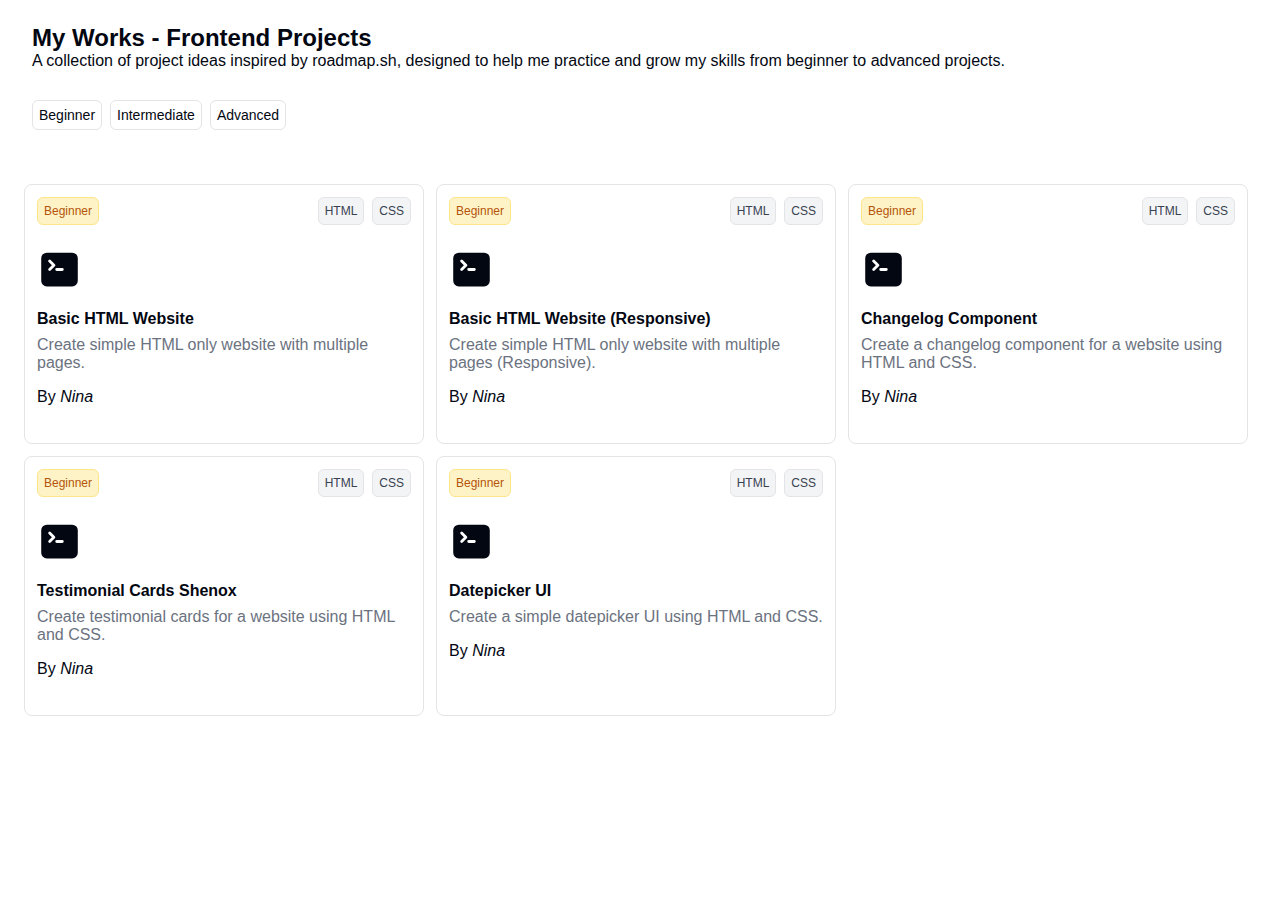
<file: index.html>
<!DOCTYPE html>
<html lang="en">
  <head>
    <meta charset="UTF-8" />
    <meta http-equiv="X-UA-Compatible" content="IE=edge" />
    <meta name="viewport" content="width=device-width, initial-scale=1.0" />
    <link rel="stylesheet" href="css/base.css">
    <link rel="stylesheet" href="css/components.css">
    <link rel="stylesheet" href="css/main.css">
    <title>Ninaspace Frontend Project</title>
  </head>
  <body>
    <header class="container section">
      <h2>My Works - Frontend Projects</h1>
      <p>
        A collection of project ideas inspired by roadmap.sh, designed to help
        me practice and grow my skills from beginner to advanced projects.
      </p>
      <div class="tags">
        <button class="tag">Beginner</button>
        <button class="tag">Intermediate</button>
        <button class="tag">Advanced</button>
      </div>
    </header>
    <main>
      <section class="card-list container section">
        <a href=".\projects\multi-page-html-website\index.html" class="card">
          <div class="card__header">
            <div class="card__tag">
              <span>Beginner</span>
            </div>
            <div class="card__tech">
              <div class="card__tech-item">HTML</div>
              <div class="card__tech-item">CSS</div>
            </div>
          </div>
          <div class="card__icon">
            <svg xmlns="http://www.w3.org/2000/svg" viewBox="0 0 24 24" fill="currentColor" class="size-6">
              <path fill-rule="evenodd" d="M2.25 6a3 3 0 0 1 3-3h13.5a3 3 0 0 1 3 3v12a3 3 0 0 1-3 3H5.25a3 3 0 0 1-3-3V6Zm3.97.97a.75.75 0 0 1 1.06 0l2.25 2.25a.75.75 0 0 1 0 1.06l-2.25 2.25a.75.75 0 0 1-1.06-1.06l1.72-1.72-1.72-1.72a.75.75 0 0 1 0-1.06Zm4.28 4.28a.75.75 0 0 0 0 1.5h3a.75.75 0 0 0 0-1.5h-3Z" clip-rule="evenodd" />
            </svg>
          </div>
          <div class="card__title">Basic HTML Website</div>
          <div class="card__description">
            Create simple HTML only website with multiple pages.
          </div>
          <div class="card__author">
            By <span>Nina</span>
          </div>
        </a>
        <a href=".\projects\multi-page-html-website-responsive\index.html" class="card">
          <div class="card__header">
            <div class="card__tag">
              <span>Beginner</span>
            </div>
            <div class="card__tech">
              <div class="card__tech-item">HTML</div>
              <div class="card__tech-item">CSS</div>
            </div>
          </div>
          <div class="card__icon">
            <svg xmlns="http://www.w3.org/2000/svg" viewBox="0 0 24 24" fill="currentColor" class="size-6">
              <path fill-rule="evenodd" d="M2.25 6a3 3 0 0 1 3-3h13.5a3 3 0 0 1 3 3v12a3 3 0 0 1-3 3H5.25a3 3 0 0 1-3-3V6Zm3.97.97a.75.75 0 0 1 1.06 0l2.25 2.25a.75.75 0 0 1 0 1.06l-2.25 2.25a.75.75 0 0 1-1.06-1.06l1.72-1.72-1.72-1.72a.75.75 0 0 1 0-1.06Zm4.28 4.28a.75.75 0 0 0 0 1.5h3a.75.75 0 0 0 0-1.5h-3Z" clip-rule="evenodd" />
            </svg>
          </div>
          <div class="card__title">Basic HTML Website (Responsive)</div>
          <div class="card__description">
            Create simple HTML only website with multiple pages (Responsive).
          </div>
          <div class="card__author">
            By <span>Nina</span>
          </div>
        </a>
        <a href=".\projects\changelog\index.html" class="card">
          <div class="card__header">
            <div class="card__tag">
              <span>Beginner</span>
            </div>
            <div class="card__tech">
              <div class="card__tech-item">HTML</div>
              <div class="card__tech-item">CSS</div>
            </div>
          </div>
          <div class="card__icon">
            <svg xmlns="http://www.w3.org/2000/svg" viewBox="0 0 24 24" fill="currentColor" class="size-6">
              <path fill-rule="evenodd" d="M2.25 6a3 3 0 0 1 3-3h13.5a3 3 0 0 1 3 3v12a3 3 0 0 1-3 3H5.25a3 3 0 0 1-3-3V6Zm3.97.97a.75.75 0 0 1 1.06 0l2.25 2.25a.75.75 0 0 1 0 1.06l-2.25 2.25a.75.75 0 0 1-1.06-1.06l1.72-1.72-1.72-1.72a.75.75 0 0 1 0-1.06Zm4.28 4.28a.75.75 0 0 0 0 1.5h3a.75.75 0 0 0 0-1.5h-3Z" clip-rule="evenodd" />
            </svg>
          </div>
          <div class="card__title">Changelog Component</div>
          <div class="card__description">
            Create a changelog component for a website using HTML and CSS.
          </div>
          <div class="card__author">
            By <span>Nina</span>
          </div>
        </a>
        <a href=".\projects\testimonial-shenox\index.html" class="card">
          <div class="card__header">
            <div class="card__tag">
              <span>Beginner</span>
            </div>
            <div class="card__tech">
              <div class="card__tech-item">HTML</div>
              <div class="card__tech-item">CSS</div>
            </div>
          </div>
          <div class="card__icon">
            <svg xmlns="http://www.w3.org/2000/svg" viewBox="0 0 24 24" fill="currentColor" class="size-6">
              <path fill-rule="evenodd" d="M2.25 6a3 3 0 0 1 3-3h13.5a3 3 0 0 1 3 3v12a3 3 0 0 1-3 3H5.25a3 3 0 0 1-3-3V6Zm3.97.97a.75.75 0 0 1 1.06 0l2.25 2.25a.75.75 0 0 1 0 1.06l-2.25 2.25a.75.75 0 0 1-1.06-1.06l1.72-1.72-1.72-1.72a.75.75 0 0 1 0-1.06Zm4.28 4.28a.75.75 0 0 0 0 1.5h3a.75.75 0 0 0 0-1.5h-3Z" clip-rule="evenodd" />
            </svg>
          </div>
          <div class="card__title">Testimonial Cards Shenox</div>
          <div class="card__description">
            Create testimonial cards for a website using HTML and CSS.
          </div>
          <div class="card__author">
            By <span>Nina</span>
          </div>
        </a>
        <a href="#" class="card">
          <div class="card__header">
            <div class="card__tag">
              <span>Beginner</span>
            </div>
            <div class="card__tech">
              <div class="card__tech-item">HTML</div>
              <div class="card__tech-item">CSS</div>
            </div>
          </div>
          <div class="card__icon">
            <svg xmlns="http://www.w3.org/2000/svg" viewBox="0 0 24 24" fill="currentColor" class="size-6">
              <path fill-rule="evenodd" d="M2.25 6a3 3 0 0 1 3-3h13.5a3 3 0 0 1 3 3v12a3 3 0 0 1-3 3H5.25a3 3 0 0 1-3-3V6Zm3.97.97a.75.75 0 0 1 1.06 0l2.25 2.25a.75.75 0 0 1 0 1.06l-2.25 2.25a.75.75 0 0 1-1.06-1.06l1.72-1.72-1.72-1.72a.75.75 0 0 1 0-1.06Zm4.28 4.28a.75.75 0 0 0 0 1.5h3a.75.75 0 0 0 0-1.5h-3Z" clip-rule="evenodd" />
            </svg>
          </div>
          <div class="card__title">Datepicker UI</div>
          <div class="card__description">
            Create a simple datepicker UI using HTML and CSS.
          </div>
          <div class="card__author">
            By <span>Nina</span>
          </div>
        </a>
      </section>
    </main>
  </body>
</html>
</file>
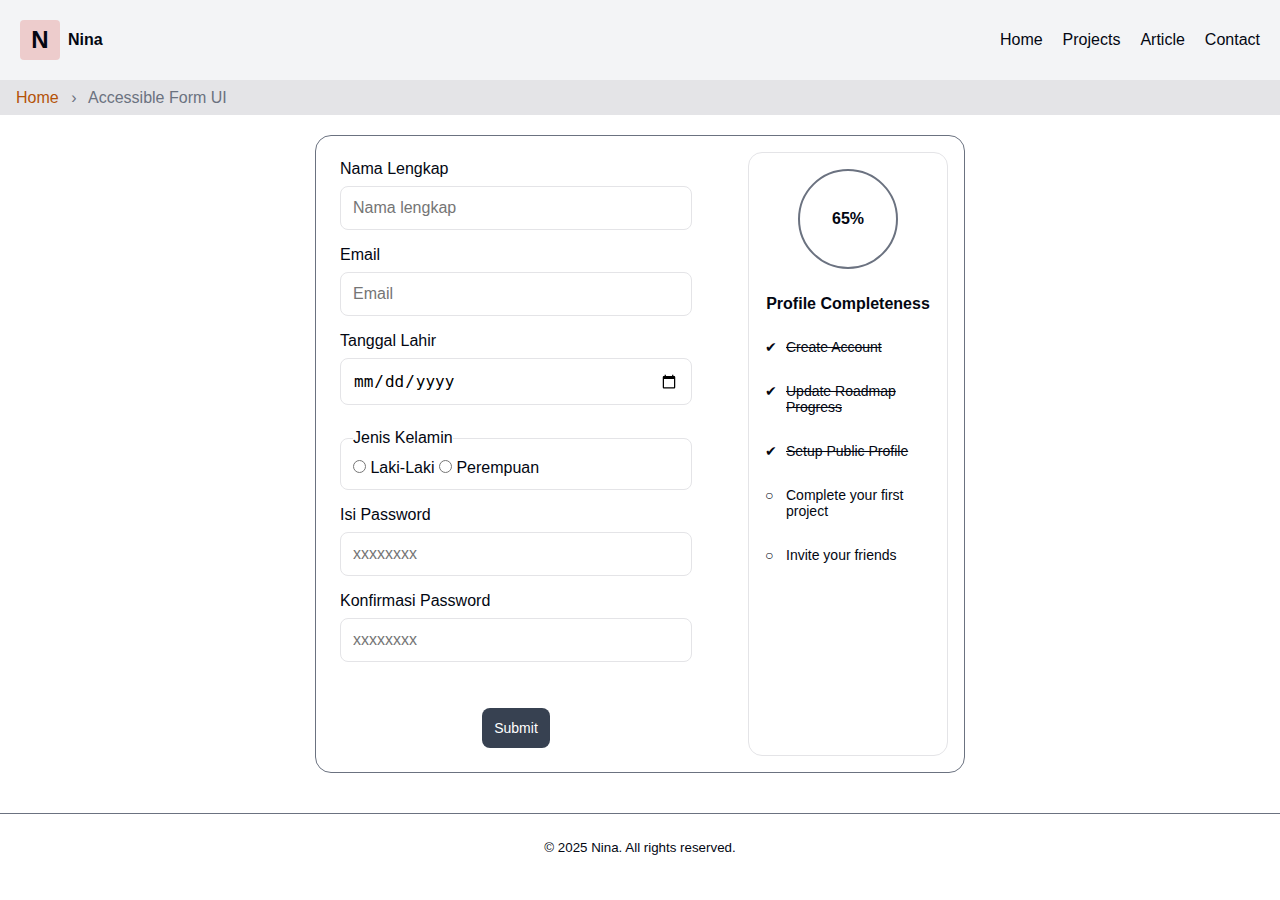
<file: projects/accessible-form-ui/index.html>
<!DOCTYPE html>
<html lang="en">
  <head>
    <meta charset="UTF-8" />
    <meta http-equiv="X-UA-Compatible" content="IE=edge" />
    <meta name="viewport" content="width=device-width, initial-scale=1.0" />
    <meta name="author" content="Siti Fatimah Tuma'ninah" />
    <meta
      name="description"
      content="Nina.space is a personal website showcasing work, ideas, and experiments in building digital products."
    />
    <meta name="robots" content="index, follow, max-image-preview:large" />

    <!-- Open Graph / Facebook -->
    <meta property="og:title" content="Ninaspace | Frontend Works" />
    <meta
      property="og:description"
      content="Product-focused portfolio showcasing projects and experience."
    />
    <!-- Will add in production-->
    <meta property="og:url" content="" />
    <meta property="og:type" content="website" />

    <!-- Twitter -->
    <meta name="twitter:card" content="summary_large_image" />
    <meta name="twitter:title" content="Ninaspace | Frontend Works" />
    <meta
      name="twitter:description"
      content="Product-focused portfolio showcasing projects and experience."
    />
    <meta property="og:site_name" content="Ninaspace | Frontend Works" />
    <!-- Will add in production -->
    <meta name="twitter:name" content="" />
    <link rel="canonical" href="" />

    <link rel="stylesheet" href="style.css" />
    <link rel="stylesheet" href="../../css/base.css" />
    <link rel="stylesheet" href="../../css/components.css" />

    <title>Accessible Form UI</title>
  </head>
  <body>
        <!-- Site Header with Navigation -->
        <header class="header sticky">
            <div class="logo">
              <div class="logo-icon">N</div>
              <span>Nina</span>
            </div>
            <nav aria-label="Main Navigation" class="nav-link">
              <ul>
                <li>
                  <a href="#">Home</a>
                </li>
                <li>
                  <a href="#">Projects</a>
                </li>
                <li>
                  <a href="#">Article</a>
                </li>
                <li>
                  <a href="#">Contact</a>
                </li>
              </ul>
            </nav>
            <div class="nav-bars">
              <a href="#">
                <svg
                  xmlns="http://www.w3.org/2000/svg"
                  viewBox="0 0 24 24"
                  fill="currentColor"
                >
                  <path
                    fill-rule="evenodd"
                    d="M3 6.75A.75.75 0 0 1 3.75 6h16.5a.75.75 0 0 1 0 1.5H3.75A.75.75 0 0 1 3 6.75ZM3 12a.75.75 0 0 1 .75-.75h16.5a.75.75 0 0 1 0 1.5H3.75A.75.75 0 0 1 3 12Zm0 5.25a.75.75 0 0 1 .75-.75h16.5a.75.75 0 0 1 0 1.5H3.75a.75.75 0 0 1-.75-.75Z"
                    clip-rule="evenodd"
                  />
                </svg>
              </a>
            </div>
          </header>
      
          <nav aria-label="breadcrumb">
            <ol class="breadcrumb">
              <li class="breadcrumb-item"><a href="/index.html">Home</a></li>
              <li class="breadcrumb-item active" aria-current="page">
                Accessible Form UI
              </li>
            </ol>

    <main>
        <article class="card-form">
            <form action="#" method="post" autocomplete="on">

                <div class="form-group">
                    <label for="nama">Nama Lengkap</label>
                    <input type="text" id="nama" name="nama" placeholder="Nama lengkap" required>
                </div>

                <div class="form-group">
                    <label for="email">Email</label>
                    <input type="email" id="email" name="email" placeholder="Email" required>
                </div>
                
                <div class="form-group">
                    <label for="dob">Tanggal Lahir</label>
                    <input type="date" id="dob" name="dob" autocomplete="bday" required>
                </div>

                <div class="form-group">
                    <fieldset aria-required="true">
                        <legend>
                            Jenis Kelamin
                        </legend>
    
                        <input type="radio" id="male" name="gender" value="laki-laki"  required>
                        <label for="male">Laki-Laki</label>
    
                        <input type="radio" id="female" name="gender" value="perempuan">
                        <label for="female">Perempuan</label>
                    </fieldset>
                </div>

                <div class="form-group">
                    <label for="password">Isi Password</label>
                    <input type="password" id="password" name="password" minlength="8" placeholder="xxxxxxxx" autocomplete="new-password" required>
                </div>

                <div class="form-group">
                    <label for="confirm-password">Konfirmasi Password</label>
                    <input type="password" id="confirm-password" name="confirm-password" placeholder="xxxxxxxx" minlength="8" autocomplete="new-password" required>
                </div>

                <div class="form-group">
                    <button type="submit">Submit</button>
                </div>
            </form>
            <aside class="profile-progress" aria-labelledby="profile-progress-title">
                <div class="progress-dot" aria-hidden="true">
                    <span class="progress-value">65%</span>
                  </div>
              
                <h3 id="profile-progress-title">Profile Completeness</h3>
              
                <ul class="progress-list">
                  <li class="done">Create Account</li>
                  <li class="done">Update Roadmap Progress</li>
                  <li class="done">Setup Public Profile</li>
                  <li>Complete your first project</li>
                  <li>Invite your friends</li>
                </ul>
              </aside>
        </article>
    </main>
            <!-- Footer  -->
    <footer class="page-footer">
      <p><small>&copy; 2025 Nina. All rights reserved.</small></p>
    </footer>
  </body>
</html>
</file>
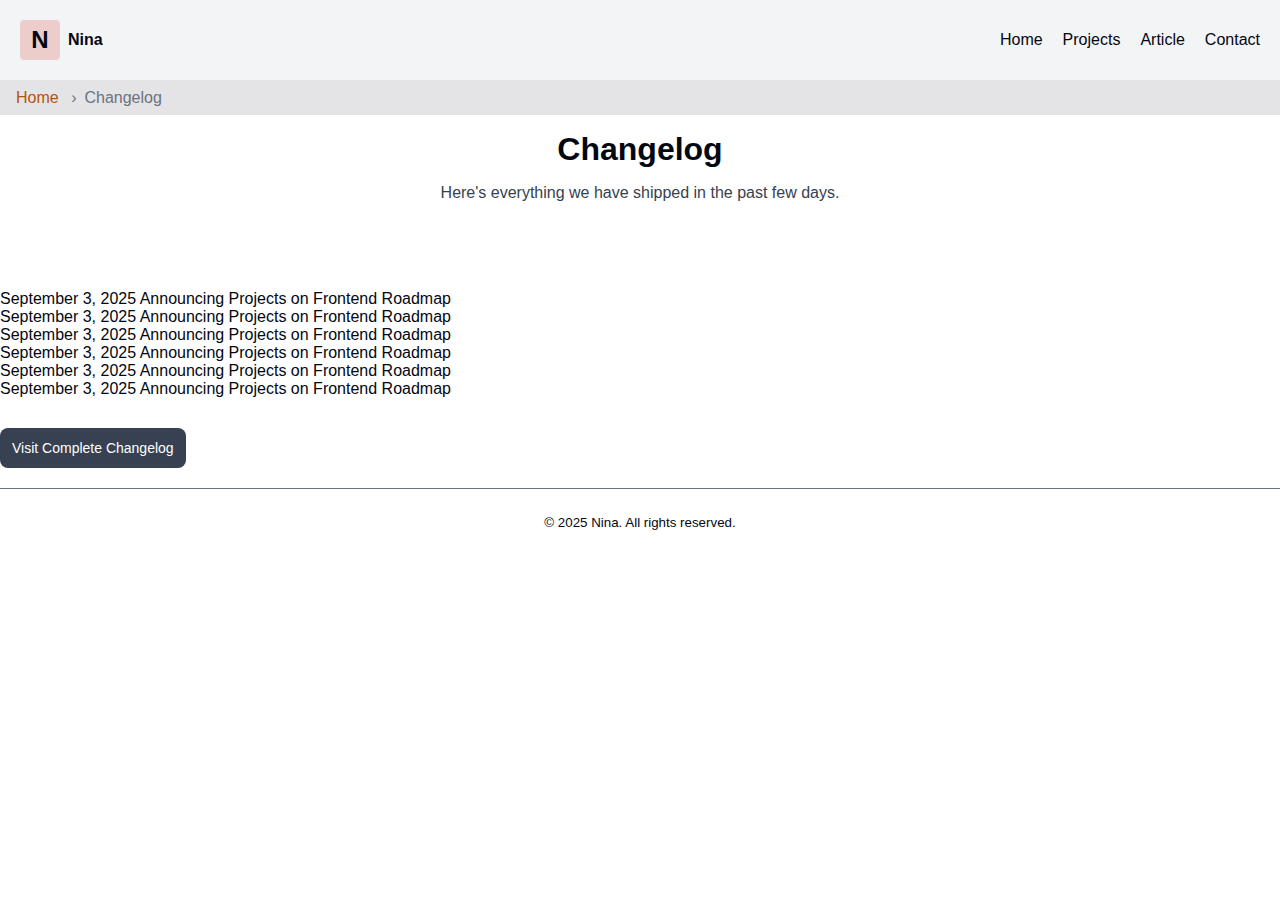
<file: projects/changelog/index.html>
<!DOCTYPE html>
<html lang="en">
  <head>
    <meta charset="UTF-8" />
    <meta http-equiv="X-UA-Compatible" content="IE=edge" />
    <meta name="viewport" content="width=device-width, initial-scale=1.0" />
    <meta name="author" content="Siti Fatimah Tuma'ninah" />
    <meta
      name="description"
      content="Nina.space is a personal website showcasing work, ideas, and experiments in building digital products."
    />
    <meta name="robots" content="index, follow, max-image-preview:large" />

    <!-- Open Graph / Facebook -->
    <meta property="og:title" content="Ninaspace | Frontend Works" />
    <meta
      property="og:description"
      content="Product-focused portfolio showcasing projects and experience."
    />
    <!-- Will add in production-->
    <meta property="og:url" content="" />
    <meta property="og:type" content="website" />

    <!-- Twitter -->
    <meta name="twitter:card" content="summary_large_image" />
    <meta name="twitter:title" content="Ninaspace | Frontend Works" />
    <meta
      name="twitter:description"
      content="Product-focused portfolio showcasing projects and experience."
    />
    <meta property="og:site_name" content="Ninaspace | Frontend Works" />
    <!-- Will add in production -->
    <meta name="twitter:name" content="" />
    <link rel="canonical" href="" />

    <link rel="stylesheet" href="../../css/base.css" />
    <link rel="stylesheet" href="../../css/components.css" />
    <link rel="stylesheet" href="style.css" />

    <title>Changelog Component</title>
  </head>
  <body>
    <!-- Site Header with Navigation -->
    <header class="header sticky">
      <div class="logo">
        <div class="logo-icon">N</div>
        <span>Nina</span>
      </div>
      <nav aria-label="Main Navigation">
        <ul>
          <li>
            <a href="#">Home</a>
          </li>
          <li>
            <a href="#">Projects</a>
          </li>
          <li>
            <a href="#">Article</a>
          </li>
          <li>
            <a href="#">Contact</a>
          </li>
        </ul>
      </nav>
    </header>

    <nav aria-label="breadcrumb">
      <ol class="breadcrumb">
        <li class="breadcrumb-item"><a href="/index.html">Home</a></li>
        <li class="breadcrumb-item active" aria-current="page">Changelog</li>
      </ol>
    </nav>
    <main>
      <section class="hero">
        <h1>Changelog</h1>
        <p>Here's everything we have shipped in the past few days.</p>
      </section>

      <section class="stepper-list">
        <ol>
          <li class="event">
            <time datetime="2025-09-03">September 3, 2025</time>

            <span> Announcing Projects on Frontend Roadmap </span>
          </li>
          <li class="event">
            <time datetime="2025-09-03">September 3, 2025</time>
            <span> Announcing Projects on Frontend Roadmap </span>
          </li>
          <li class="event">
            <time datetime="2025-09-03">September 3, 2025</time>
            <span> Announcing Projects on Frontend Roadmap </span>
          </li>
          <li class="event">
            <time datetime="2025-09-03">September 3, 2025</time>
            <span> Announcing Projects on Frontend Roadmap </span>
          </li>
          <li class="event">
            <time datetime="2025-09-03">September 3, 2025</time>
            <span> Announcing Projects on Frontend Roadmap </span>
          </li>
          <li class="event">
            <time datetime="2025-09-03">September 3, 2025</time>
            <span> Announcing Projects on Frontend Roadmap </span>
          </li>
        </ol>

        <button class="button">Visit Complete Changelog</button>
      </section>
    </main>
    <footer class="page-footer">
      <p><small>&copy; 2025 Nina. All rights reserved.</small></p>
    </footer>
  </body>
</html>
</file>
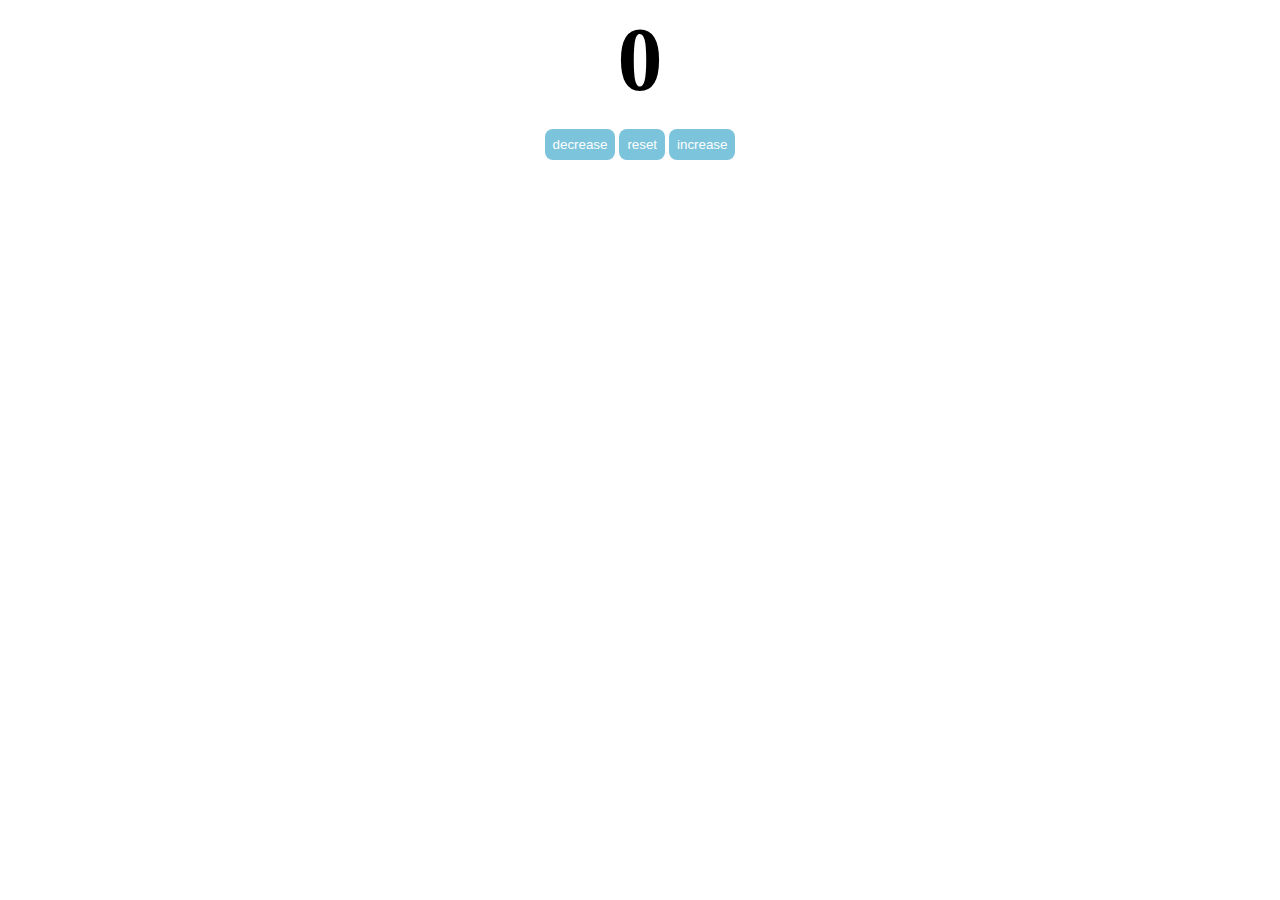
<file: projects/cookie-consent/index.html>
<!DOCTYPE html>
<html lang="en">
  <head>
    <meta charset="UTF-8" />
    <meta http-equiv="X-UA-Compatible" content="IE=edge" />
    <meta name="viewport" content="width=device-width, initial-scale=1.0" />
    <title>Counter</title>

    <script src="/js/script.js" defer></script>
    <link rel="stylesheet" href="style.css" />
  </head>
  <body>
    <section class="counter">
      <label id="countLabel">0</label> <br />
      <div id="btnContainer">
        <button id="decBtn" class="btn">decrease</button>
        <button id="resetBtn" class="btn">reset</button>
        <button id="incBtn" class="btn">increase</button>
      </div>
    </section>
  </body>
</html>
</file>
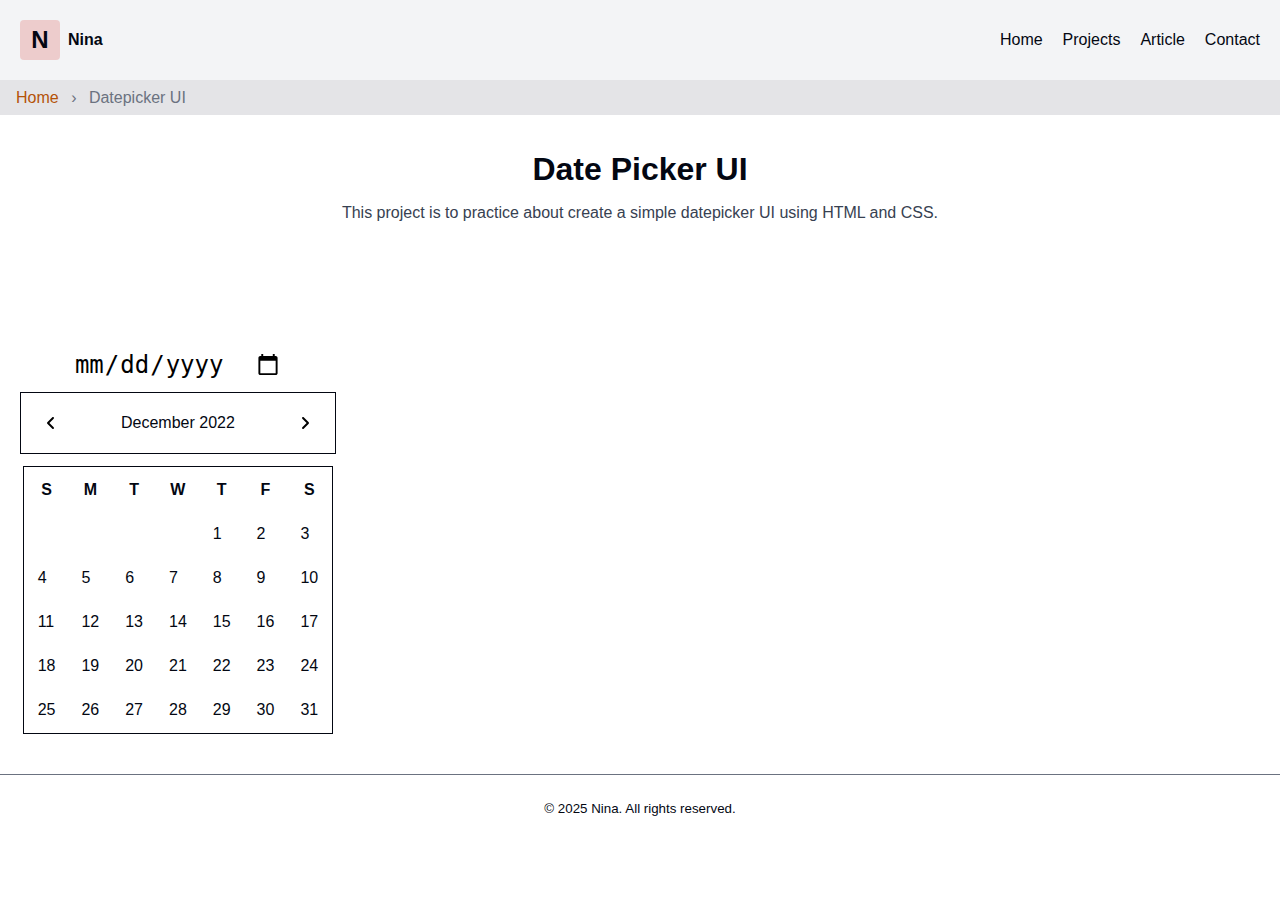
<file: projects/datepicker-ui/index.html>
<!DOCTYPE html>
<html lang="en">
  <head>
    <meta charset="UTF-8" />
    <meta http-equiv="X-UA-Compatible" content="IE=edge" />
    <meta name="viewport" content="width=device-width, initial-scale=1.0" />
    <meta name="author" content="Siti Fatimah Tuma'ninah" />
    <meta
      name="description"
      content="Nina.space is a personal website showcasing work, ideas, and experiments in building digital products."
    />
    <meta name="robots" content="index, follow, max-image-preview:large" />

    <!-- Open Graph / Facebook -->
    <meta property="og:title" content="Ninaspace | Frontend Works" />
    <meta
      property="og:description"
      content="Product-focused portfolio showcasing projects and experience."
    />
    <!-- Will add in production-->
    <meta property="og:url" content="" />
    <meta property="og:type" content="website" />

    <!-- Twitter -->
    <meta name="twitter:card" content="summary_large_image" />
    <meta name="twitter:title" content="Ninaspace | Frontend Works" />
    <meta
      name="twitter:description"
      content="Product-focused portfolio showcasing projects and experience."
    />
    <meta property="og:site_name" content="Ninaspace | Frontend Works" />
    <!-- Will add in production -->
    <meta name="twitter:name" content="" />
    <link rel="canonical" href="" />

    <link rel="stylesheet" href="style.css" />
    <link rel="stylesheet" href="../../css/base.css" />
    <link rel="stylesheet" href="../../css/components.css" />

    <title>Datepicker UI</title>
  </head>
  <body>
    <!-- Site Header with Navigation -->
    <header class="header sticky">
      <div class="logo">
        <div class="logo-icon">N</div>
        <span>Nina</span>
      </div>
      <nav aria-label="Main Navigation" class="nav-link">
        <ul>
          <li>
            <a href="#">Home</a>
          </li>
          <li>
            <a href="#">Projects</a>
          </li>
          <li>
            <a href="#">Article</a>
          </li>
          <li>
            <a href="#">Contact</a>
          </li>
        </ul>
      </nav>
      <div class="nav-bars">
        <a href="#">
          <svg
            xmlns="http://www.w3.org/2000/svg"
            viewBox="0 0 24 24"
            fill="currentColor"
          >
            <path
              fill-rule="evenodd"
              d="M3 6.75A.75.75 0 0 1 3.75 6h16.5a.75.75 0 0 1 0 1.5H3.75A.75.75 0 0 1 3 6.75ZM3 12a.75.75 0 0 1 .75-.75h16.5a.75.75 0 0 1 0 1.5H3.75A.75.75 0 0 1 3 12Zm0 5.25a.75.75 0 0 1 .75-.75h16.5a.75.75 0 0 1 0 1.5H3.75a.75.75 0 0 1-.75-.75Z"
              clip-rule="evenodd"
            />
          </svg>
        </a>
      </div>
    </header>

    <nav aria-label="breadcrumb">
      <ol class="breadcrumb">
        <li class="breadcrumb-item"><a href="/index.html">Home</a></li>
        <li class="breadcrumb-item active" aria-current="page">
          Datepicker UI
        </li>
      </ol>
    </nav>
    <main>
      <section class="hero">
        <h1>Date Picker UI</h1>
        <p>
          This project is to practice about create a simple datepicker UI using
          HTML and CSS.
        </p>
      </section>
      <section class="datepicker">
        <article class="calendar">
          <div class="calendar-head">
            <input
              type="date"
              aria-describedby="date calendar"
              class="date-input"
            />
          </div>
          <div class="month-picker">
            <svg xmlns="http://www.w3.org/2000/svg" viewBox="0 0 640 640">
              <!--!Font Awesome Free v7.1.0 by @fontawesome - https://fontawesome.com License - https://fontawesome.com/license/free Copyright 2026 Fonticons, Inc.-->
              <path
                d="M201.4 297.4C188.9 309.9 188.9 330.2 201.4 342.7L361.4 502.7C373.9 515.2 394.2 515.2 406.7 502.7C419.2 490.2 419.2 469.9 406.7 457.4L269.3 320L406.6 182.6C419.1 170.1 419.1 149.8 406.6 137.3C394.1 124.8 373.8 124.8 361.3 137.3L201.3 297.3z"
              />
            </svg>
            <span> December 2022 </span>
            <svg xmlns="http://www.w3.org/2000/svg" viewBox="0 0 640 640">
              <!--!Font Awesome Free v7.1.0 by @fontawesome - https://fontawesome.com License - https://fontawesome.com/license/free Copyright 2026 Fonticons, Inc.-->
              <path
                d="M439.1 297.4C451.6 309.9 451.6 330.2 439.1 342.7L279.1 502.7C266.6 515.2 246.3 515.2 233.8 502.7C221.3 490.2 221.3 469.9 233.8 457.4L371.2 320L233.9 182.6C221.4 170.1 221.4 149.8 233.9 137.3C246.4 124.8 266.7 124.8 279.2 137.3L439.2 297.3z"
              />
            </svg>
          </div>
          <div class="date-picker">
            <table class="date-calendar" aria-label="Calendar">
              <!-- HEADER HARI -->
              <thead>
                <tr>
                  <th scope="col">S</th>
                  <th scope="col">M</th>
                  <th scope="col">T</th>
                  <th scope="col">W</th>
                  <th scope="col">T</th>
                  <th scope="col">F</th>
                  <th scope="col">S</th>
                </tr>
              </thead>

              <!-- ISI TANGGAL -->
              <tbody>
                <tr>
                  <td></td>
                  <td></td>
                  <td></td>
                  <td></td>
                  <td>1</td>
                  <td>2</td>
                  <td>3</td>
                </tr>

                <tr>
                  <td>4</td>
                  <td>5</td>
                  <td>6</td>
                  <td>7</td>
                  <td>8</td>
                  <td>9</td>
                  <td>10</td>
                </tr>
                <tr>
                  <td>11</td>
                  <td>12</td>
                  <td>13</td>
                  <td>14</td>
                  <td>15</td>
                  <td>16</td>
                  <td>17</td>
                </tr>
                <tr>
                  <td>18</td>
                  <td>19</td>
                  <td>20</td>
                  <td>21</td>
                  <td>22</td>
                  <td>23</td>
                  <td>24</td>
                </tr>
                <tr>
                  <td>25</td>
                  <td>26</td>
                  <td>27</td>
                  <td>28</td>
                  <td>29</td>
                  <td>30</td>
                  <td>31</td>
                </tr>
              </tbody>
            </table>
          </div>
        </article>
      </section>
    </main>
    <!-- Footer  -->
    <footer class="page-footer">
      <p><small>&copy; 2025 Nina. All rights reserved.</small></p>
    </footer>
  </body>
</html>
</file>
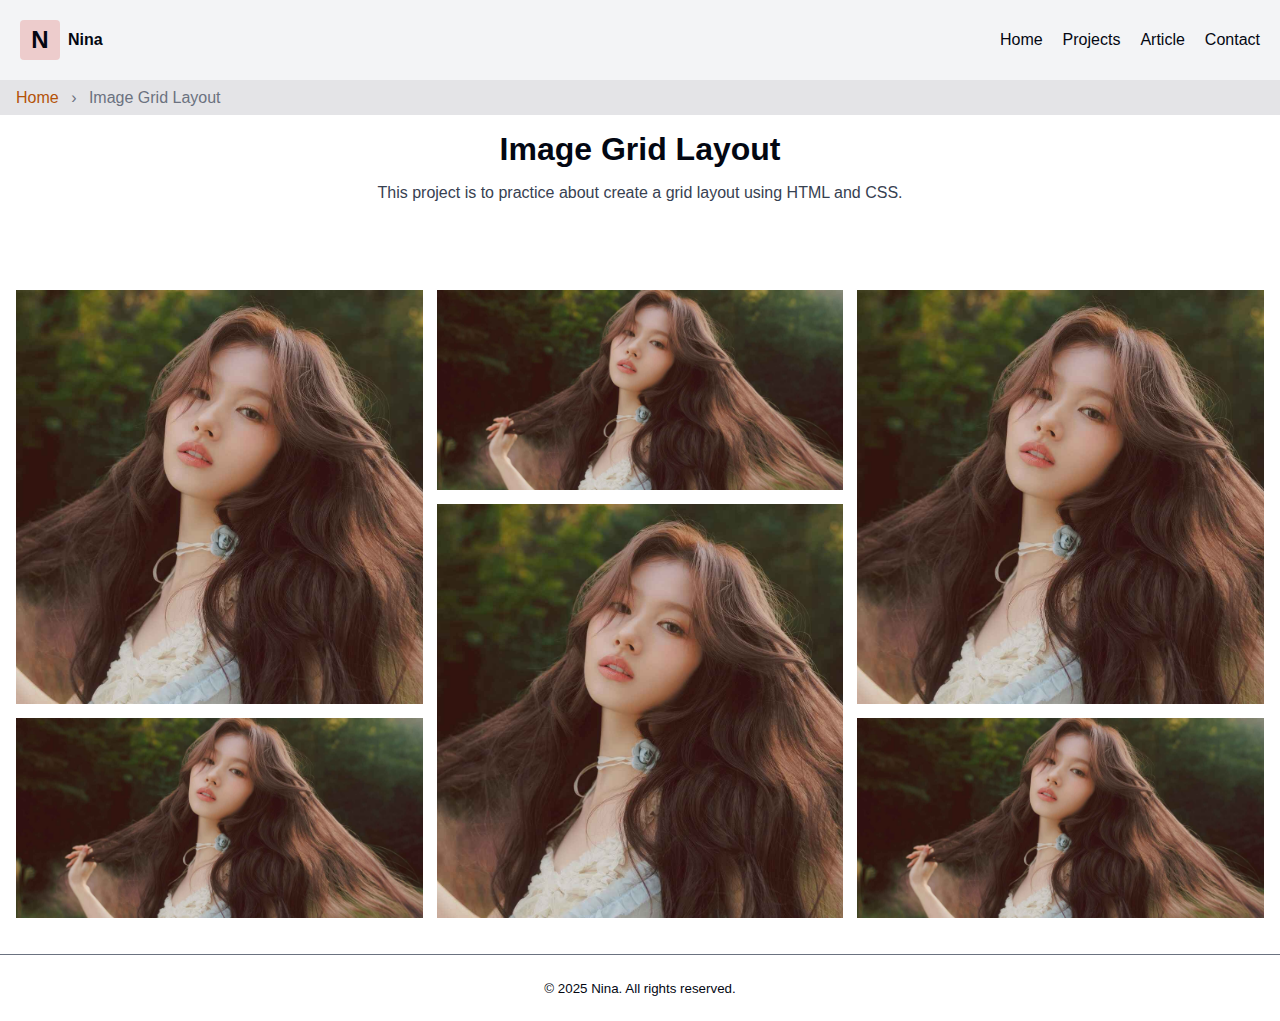
<file: projects/image-grid-layout/index.html>
<!DOCTYPE html>
<html lang="en">
  <head>
    <meta charset="UTF-8" />
    <meta http-equiv="X-UA-Compatible" content="IE=edge" />
    <meta name="viewport" content="width=device-width, initial-scale=1.0" />
    <meta name="author" content="Siti Fatimah Tuma'ninah" />
    <meta
      name="description"
      content="Nina.space is a personal website showcasing work, ideas, and experiments in building digital products."
    />
    <meta name="robots" content="index, follow, max-image-preview:large" />

    <!-- Open Graph / Facebook -->
    <meta property="og:title" content="Ninaspace | Frontend Works" />
    <meta
      property="og:description"
      content="Product-focused portfolio showcasing projects and experience."
    />
    <!-- Will add in production-->
    <meta property="og:url" content="" />
    <meta property="og:type" content="website" />

    <!-- Twitter -->
    <meta name="twitter:card" content="summary_large_image" />
    <meta name="twitter:title" content="Ninaspace | Frontend Works" />
    <meta
      name="twitter:description"
      content="Product-focused portfolio showcasing projects and experience."
    />
    <meta property="og:site_name" content="Ninaspace | Frontend Works" />
    <!-- Will add in production -->
    <meta name="twitter:name" content="" />
    <link rel="canonical" href="" />

    <link rel="stylesheet" href="style.css" />
    <link rel="stylesheet" href="../../css/base.css" />
    <link rel="stylesheet" href="../../css/components.css" />

    <title>Accessible Form UI</title>
  </head>
  <body>
        <!-- Site Header with Navigation -->
        <header class="header sticky">
            <div class="logo">
              <div class="logo-icon">N</div>
              <span>Nina</span>
            </div>
            <nav aria-label="Main Navigation" class="nav-link">
              <ul>
                <li>
                  <a href="#">Home</a>
                </li>
                <li>
                  <a href="#">Projects</a>
                </li>
                <li>
                  <a href="#">Article</a>
                </li>
                <li>
                  <a href="#">Contact</a>
                </li>
              </ul>
            </nav>
            <div class="nav-bars">
              <a href="#">
                <svg
                  xmlns="http://www.w3.org/2000/svg"
                  viewBox="0 0 24 24"
                  fill="currentColor"
                >
                  <path
                    fill-rule="evenodd"
                    d="M3 6.75A.75.75 0 0 1 3.75 6h16.5a.75.75 0 0 1 0 1.5H3.75A.75.75 0 0 1 3 6.75ZM3 12a.75.75 0 0 1 .75-.75h16.5a.75.75 0 0 1 0 1.5H3.75A.75.75 0 0 1 3 12Zm0 5.25a.75.75 0 0 1 .75-.75h16.5a.75.75 0 0 1 0 1.5H3.75a.75.75 0 0 1-.75-.75Z"
                    clip-rule="evenodd"
                  />
                </svg>
              </a>
            </div>
          </header>
      
          <nav aria-label="breadcrumb">
            <ol class="breadcrumb">
              <li class="breadcrumb-item"><a href="/index.html">Home</a></li>
              <li class="breadcrumb-item active" aria-current="page">
                Image Grid Layout
              </li>
            </ol>
    <main>
        <section class="hero">
            <h1>Image Grid Layout</h1>
            <p>
              This project is to practice about create a grid layout using HTML and CSS.
            </p>
          </section>
       <div class="grid-container"> 
            <div class="item item-1">
                <img src="/assets/img/Profil_lengkap_Sana_TWICE_11zon_1_311ba10e3e.jpg" alt="sana">
            </div>
            <div class="item item-2">
                <img src="/assets/img/Profil_lengkap_Sana_TWICE_11zon_1_311ba10e3e.jpg" alt="sana">
            </div>
            <div class="item item-3">
                <img src="/assets/img/Profil_lengkap_Sana_TWICE_11zon_1_311ba10e3e.jpg" alt="sana">
            </div>
            <div class="item item-4">
                <img src="/assets/img/Profil_lengkap_Sana_TWICE_11zon_1_311ba10e3e.jpg" alt="sana">
            </div>
            <div class="item item-5">
                <img src="/assets/img/Profil_lengkap_Sana_TWICE_11zon_1_311ba10e3e.jpg" alt="sana">
            </div>
            <div class="item item-6">
                <img src="/assets/img/Profil_lengkap_Sana_TWICE_11zon_1_311ba10e3e.jpg" alt="sana">
            </div>
       </div>
    </main>
    <footer class="page-footer">
      <p><small>&copy; 2025 Nina. All rights reserved.</small></p>
    </footer>
  </body>
</html>
</file>
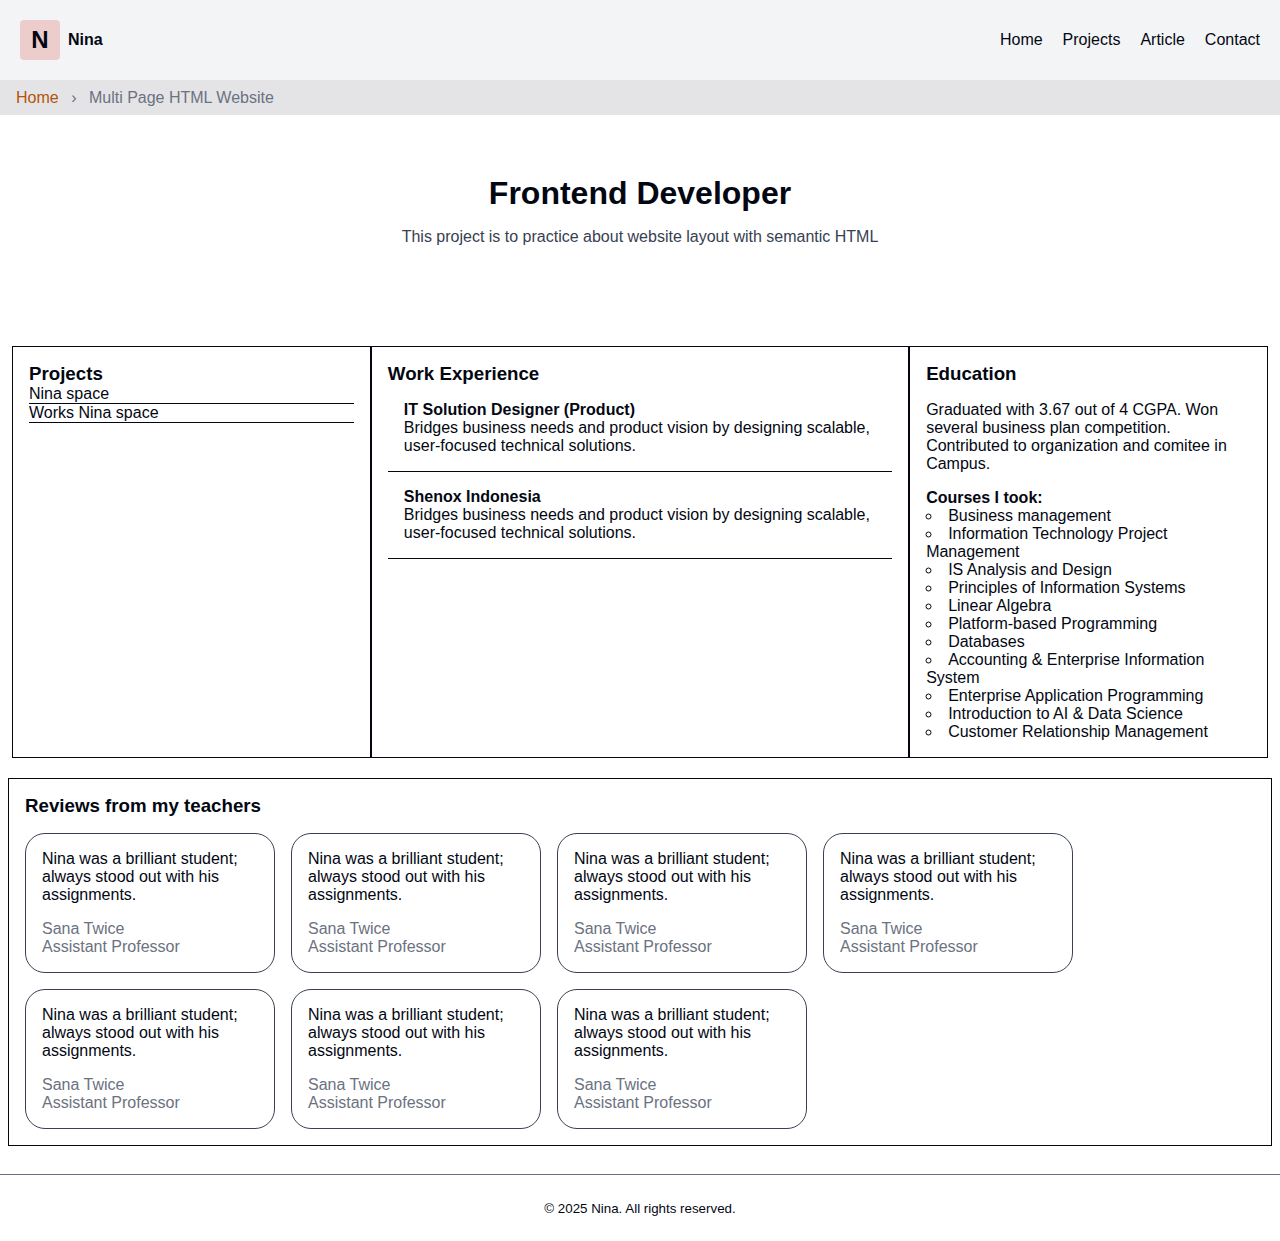
<file: projects/multi-page-html-website-responsive/index.html>
<!DOCTYPE html>
<html lang="en">
  <head>
    <meta charset="UTF-8" />
    <meta http-equiv="X-UA-Compatible" content="IE=edge" />
    <meta name="viewport" content="width=device-width, initial-scale=1.0" />
    <meta name="author" content="Siti Fatimah Tuma'ninah" />
    <meta
      name="description"
      content="Nina.space is a personal website showcasing work, ideas, and experiments in building digital products."
    />
    <meta name="robots" content="index, follow, max-image-preview:large" />

    <!-- Open Graph / Facebook -->
    <meta property="og:title" content="Ninaspace | Frontend Works" />
    <meta
      property="og:description"
      content="Product-focused portfolio showcasing projects and experience."
    />
    <!-- Will add in production-->
    <meta property="og:url" content="" />
    <meta property="og:type" content="website" />

    <!-- Twitter -->
    <meta name="twitter:card" content="summary_large_image" />
    <meta name="twitter:title" content="Ninaspace | Frontend Works" />
    <meta
      name="twitter:description"
      content="Product-focused portfolio showcasing projects and experience."
    />
    <meta property="og:site_name" content="Ninaspace | Frontend Works" />
    <!-- Will add in production -->
    <meta name="twitter:name" content="" />
    <link rel="canonical" href="" />

    <link rel="stylesheet" href="style.css" />
    <link rel="stylesheet" href="../../css/base.css" />
    <link rel="stylesheet" href="../../css/components.css" />

    <title>Multi Page HTML Website</title>
  </head>
  <body>
    <!-- Site Header with Navigation -->
    <header class="sticky">
      <div class="logo">
        <div class="logo-icon">N</div>
        <span>Nina</span>
      </div>
      <nav aria-label="Main Navigation" class="nav-link">
        <ul>
          <li>
            <a href="#">Home</a>
          </li>
          <li>
            <a href="#">Projects</a>
          </li>
          <li>
            <a href="#">Article</a>
          </li>
          <li>
            <a href="#">Contact</a>
          </li>
        </ul>
      </nav>
      <div class="nav-bars">
        <a href="#">
          <svg
            xmlns="http://www.w3.org/2000/svg"
            viewBox="0 0 24 24"
            fill="currentColor"
          >
            <path
              fill-rule="evenodd"
              d="M3 6.75A.75.75 0 0 1 3.75 6h16.5a.75.75 0 0 1 0 1.5H3.75A.75.75 0 0 1 3 6.75ZM3 12a.75.75 0 0 1 .75-.75h16.5a.75.75 0 0 1 0 1.5H3.75A.75.75 0 0 1 3 12Zm0 5.25a.75.75 0 0 1 .75-.75h16.5a.75.75 0 0 1 0 1.5H3.75a.75.75 0 0 1-.75-.75Z"
              clip-rule="evenodd"
            />
          </svg>
        </a>
      </div>
    </header>

    <nav aria-label="breadcrumb">
      <ol class="breadcrumb">
        <li class="breadcrumb-item"><a href="/index.html">Home</a></li>
        <li class="breadcrumb-item active" aria-current="page">
          Multi Page HTML Website
        </li>
      </ol>
    </nav>

    <!-- Main Content -->
    <main>
      <section id="home" class="hero">
        <h1>Frontend Developer</h1>
        <p>
          This project is to practice about website layout with semantic HTML
        </p>
      </section>

      <section class="main-content">
        <aside aria-label="projects" class="projects">
          <h3>Projects</h3>
          <ul>
            <li>Nina space</li>
            <li>Works Nina space</li>
          </ul>
        </aside>

        <article class="work-experience">
          <h3>Work Experience</h3>
          <article>
            <h4>IT Solution Designer (Product)</h4>
            <p>
              Bridges business needs and product vision by designing scalable,
              user-focused technical solutions.
            </p>
          </article>
          <article>
            <h4>Shenox Indonesia</h4>
            <p>
              Bridges business needs and product vision by designing scalable,
              user-focused technical solutions.
            </p>
          </article>
        </article>

        <aside aria-label="education" class="education">
          <h3>Education</h3>
          <section>
            <p>
              Graduated with 3.67 out of 4 CGPA. Won several business plan
              competition. Contributed to organization and comitee in Campus.
            </p>
          </section>
          <section>
            <h4>Courses I took:</h4>
            <ul>
              <li>Business management</li>
              <li>Information Technology Project Management</li>
              <li>IS Analysis and Design</li>
              <li>Principles of Information Systems</li>
              <li>Linear Algebra</li>
              <li>Platform-based Programming</li>
              <li>Databases</li>
              <li>Accounting & Enterprise Information System</li>
              <li>Enterprise Application Programming</li>
              <li>Introduction to AI & Data Science</li>
              <li>Customer Relationship Management</li>
            </ul>
          </section>
        </aside>
      </section>

      <!-- Review -->
      <section class="review">
        <h3>Reviews from my teachers</h3>
        <div class="review-list">
          <article>
            <blockqoute>
              Nina was a brilliant student; always stood out with his
              assignments.
            </blockqoute>
            <footer>
              <p>Sana Twice</p>
              <p>Assistant Professor</p>
            </footer>
          </article>
          <article>
            <blockqoute>
              Nina was a brilliant student; always stood out with his
              assignments.
            </blockqoute>
            <footer>
              <p>Sana Twice</p>
              <p>Assistant Professor</p>
            </footer>
          </article>
          <article>
            <blockqoute>
              Nina was a brilliant student; always stood out with his
              assignments.
            </blockqoute>
            <footer>
              <p>Sana Twice</p>
              <p>Assistant Professor</p>
            </footer>
          </article>
          <article>
            <blockqoute>
              Nina was a brilliant student; always stood out with his
              assignments.
            </blockqoute>
            <footer>
              <p>Sana Twice</p>
              <p>Assistant Professor</p>
            </footer>
          </article>
          <article>
            <blockquote>
              Nina was a brilliant student; always stood out with his
              assignments.
            </blockquote>
            <footer>
              <p>Sana Twice</p>
              <p>Assistant Professor</p>
            </footer>
          </article>
          <article>
            <blockquote>
              Nina was a brilliant student; always stood out with his
              assignments.
            </blockquote>
            <footer>
              <p>Sana Twice</p>
              <p>Assistant Professor</p>
            </footer>
          </article>
          <article>
            <blockquote>
              Nina was a brilliant student; always stood out with his
              assignments.
            </blockquote>
            <footer>
              <p>Sana Twice</p>
              <p>Assistant Professor</p>
            </footer>
          </article>
        </div>
      </section>
    </main>
    <!-- Footer  -->
    <footer class="page-footer">
      <p><small>&copy; 2025 Nina. All rights reserved.</small></p>
    </footer>
  </body>
</html>
</file>
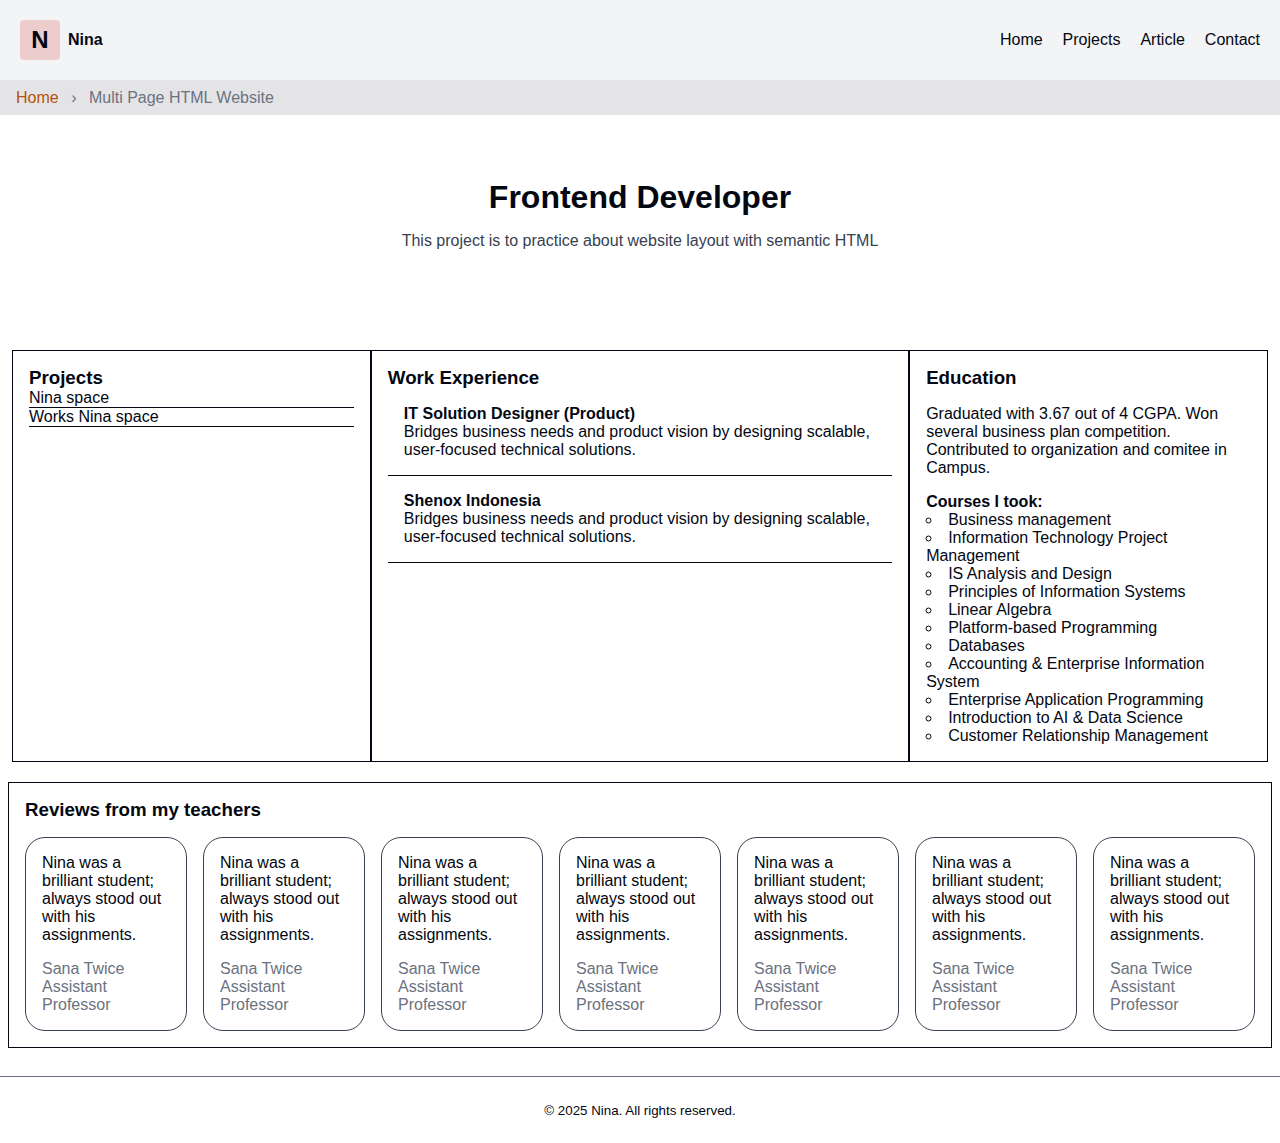
<file: projects/multi-page-html-website/index.html>
<!DOCTYPE html>
<html lang="en">
  <head>
    <meta charset="UTF-8" />
    <meta http-equiv="X-UA-Compatible" content="IE=edge" />
    <meta name="viewport" content="width=device-width, initial-scale=1.0" />
    <meta name="author" content="Siti Fatimah Tuma'ninah" />
    <meta
      name="description"
      content="Nina.space is a personal website showcasing work, ideas, and experiments in building digital products."
    />
    <meta name="robots" content="index, follow, max-image-preview:large" />

    <!-- Open Graph / Facebook -->
    <meta property="og:title" content="Ninaspace | Frontend Works" />
    <meta
      property="og:description"
      content="Product-focused portfolio showcasing projects and experience."
    />
    <!-- Will add in production-->
    <meta property="og:url" content="" />
    <meta property="og:type" content="website" />

    <!-- Twitter -->
    <meta name="twitter:card" content="summary_large_image" />
    <meta name="twitter:title" content="Ninaspace | Frontend Works" />
    <meta
      name="twitter:description"
      content="Product-focused portfolio showcasing projects and experience."
    />
    <meta property="og:site_name" content="Ninaspace | Frontend Works" />
    <!-- Will add in production -->
    <meta name="twitter:name" content="" />
    <link rel="canonical" href="" />

    <link rel="stylesheet" href="style.css" />
    <link rel="stylesheet" href="../../css/base.css" />
    <link rel="stylesheet" href="../../css/components.css" />

    <title>Multi Page HTML Website</title>
  </head>
  <body>
    <!-- Site Header with Navigation -->
    <header class="header sticky">
      <div class="logo">
        <div class="logo-icon">N</div>
        <span>Nina</span>
      </div>
      <nav aria-label="Main Navigation">
        <ul>
          <li>
            <a href="#">Home</a>
          </li>
          <li>
            <a href="#">Projects</a>
          </li>
          <li>
            <a href="#">Article</a>
          </li>
          <li>
            <a href="#">Contact</a>
          </li>
        </ul>
      </nav>
    </header>

    <nav aria-label="breadcrumb">
      <ol class="breadcrumb">
        <li class="breadcrumb-item"><a href="/index.html">Home</a></li>
        <li class="breadcrumb-item active" aria-current="page">
          Multi Page HTML Website
        </li>
      </ol>
    </nav>

    <!-- Main Content -->
    <main>
      <section id="home" class="hero">
        <h1>Frontend Developer</h1>
        <p>
          This project is to practice about website layout with semantic HTML
        </p>
      </section>

      <section class="main-content">
        <aside aria-label="projects" class="projects">
          <h3>Projects</h3>
          <ul>
            <li>Nina space</li>
            <li>Works Nina space</li>
          </ul>
        </aside>

        <article class="work-experience">
          <h3>Work Experience</h3>
          <article>
            <h4>IT Solution Designer (Product)</h4>
            <p>
              Bridges business needs and product vision by designing scalable,
              user-focused technical solutions.
            </p>
          </article>
          <article>
            <h4>Shenox Indonesia</h4>
            <p>
              Bridges business needs and product vision by designing scalable,
              user-focused technical solutions.
            </p>
          </article>
        </article>

        <aside aria-label="education" class="education">
          <h3>Education</h3>
          <section>
            <p>
              Graduated with 3.67 out of 4 CGPA. Won several business plan
              competition. Contributed to organization and comitee in Campus.
            </p>
          </section>
          <section>
            <h4>Courses I took:</h4>
            <ul>
              <li>Business management</li>
              <li>Information Technology Project Management</li>
              <li>IS Analysis and Design</li>
              <li>Principles of Information Systems</li>
              <li>Linear Algebra</li>
              <li>Platform-based Programming</li>
              <li>Databases</li>
              <li>Accounting & Enterprise Information System</li>
              <li>Enterprise Application Programming</li>
              <li>Introduction to AI & Data Science</li>
              <li>Customer Relationship Management</li>
            </ul>
          </section>
        </aside>
      </section>

      <!-- Review -->
      <section class="review">
        <h3>Reviews from my teachers</h3>
        <div class="review-list">
          <article>
            <blockqoute>
              Nina was a brilliant student; always stood out with his
              assignments.
            </blockqoute>
            <footer>
              <p>Sana Twice</p>
              <p>Assistant Professor</p>
            </footer>
          </article>
          <article>
            <blockqoute>
              Nina was a brilliant student; always stood out with his
              assignments.
            </blockqoute>
            <footer>
              <p>Sana Twice</p>
              <p>Assistant Professor</p>
            </footer>
          </article>
          <article>
            <blockqoute>
              Nina was a brilliant student; always stood out with his
              assignments.
            </blockqoute>
            <footer>
              <p>Sana Twice</p>
              <p>Assistant Professor</p>
            </footer>
          </article>
          <article>
            <blockqoute>
              Nina was a brilliant student; always stood out with his
              assignments.
            </blockqoute>
            <footer>
              <p>Sana Twice</p>
              <p>Assistant Professor</p>
            </footer>
          </article>
          <article>
            <blockquote>
              Nina was a brilliant student; always stood out with his
              assignments.
            </blockquote>
            <footer>
              <p>Sana Twice</p>
              <p>Assistant Professor</p>
            </footer>
          </article>
          <article>
            <blockquote>
              Nina was a brilliant student; always stood out with his
              assignments.
            </blockquote>
            <footer>
              <p>Sana Twice</p>
              <p>Assistant Professor</p>
            </footer>
          </article>
          <article>
            <blockquote>
              Nina was a brilliant student; always stood out with his
              assignments.
            </blockquote>
            <footer>
              <p>Sana Twice</p>
              <p>Assistant Professor</p>
            </footer>
          </article>
        </div>
      </section>
    </main>
    <!-- Footer  -->
    <footer class="page-footer">
      <p><small>&copy; 2025 Nina. All rights reserved.</small></p>
    </footer>
  </body>
</html>
</file>
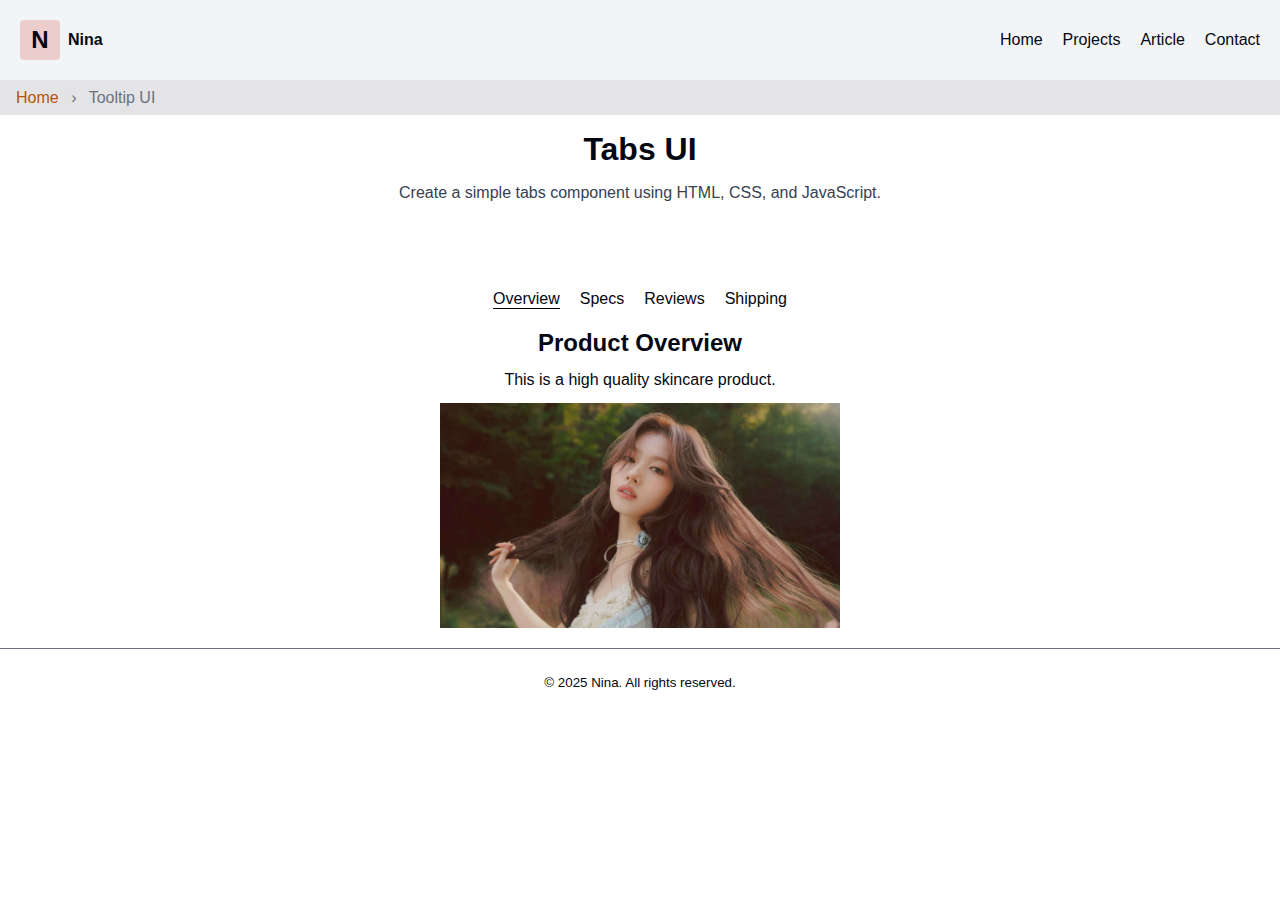
<file: projects/tabs/index.html>
<!DOCTYPE html>
<html lang="en">
  <head>
    <meta charset="UTF-8" />
    <meta http-equiv="X-UA-Compatible" content="IE=edge" />
    <meta name="viewport" content="width=device-width, initial-scale=1.0" />
    <meta name="author" content="Siti Fatimah Tuma'ninah" />
    <meta
      name="description"
      content="Nina.space is a personal website showcasing work, ideas, and experiments in building digital products."
    />
    <meta name="robots" content="index, follow, max-image-preview:large" />

    <!-- Open Graph / Facebook -->
    <meta property="og:title" content="Ninaspace | Frontend Works" />
    <meta
      property="og:description"
      content="Product-focused portfolio showcasing projects and experience."
    />
    <!-- Will add in production-->
    <meta property="og:url" content="" />
    <meta property="og:type" content="website" />

    <!-- Twitter -->
    <meta name="twitter:card" content="summary_large_image" />
    <meta name="twitter:title" content="Ninaspace | Frontend Works" />
    <meta
      name="twitter:description"
      content="Product-focused portfolio showcasing projects and experience."
    />
    <meta property="og:site_name" content="Ninaspace | Frontend Works" />
    <!-- Will add in production -->
    <meta name="twitter:name" content="" />
    <link rel="canonical" href="" />

    <link rel="stylesheet" href="style.css" />
    <link rel="stylesheet" href="../../css/base.css" />
    <link rel="stylesheet" href="../../css/components.css" />

    <script src="/js/script.js" defer></script>

    <title>Tooltip UI</title>
  </head>
  <body>
        <!-- Site Header with Navigation -->
        <header class="header sticky">
            <div class="logo">
              <div class="logo-icon">N</div>
              <span>Nina</span>
            </div>
            <nav aria-label="Main Navigation" class="nav-link">
              <ul>
                <li>
                  <a href="#">Home</a>
                </li>
                <li>
                  <a href="#">Projects</a>
                </li>
                <li>
                  <a href="#">Article</a>
                </li>
                <li>
                  <a href="#">Contact</a>
                </li>
              </ul>
            </nav>
            <div class="nav-bars">
              <a href="#">
                <svg
                  xmlns="http://www.w3.org/2000/svg"
                  viewBox="0 0 24 24"
                  fill="currentColor"
                >
                  <path
                    fill-rule="evenodd"
                    d="M3 6.75A.75.75 0 0 1 3.75 6h16.5a.75.75 0 0 1 0 1.5H3.75A.75.75 0 0 1 3 6.75ZM3 12a.75.75 0 0 1 .75-.75h16.5a.75.75 0 0 1 0 1.5H3.75A.75.75 0 0 1 3 12Zm0 5.25a.75.75 0 0 1 .75-.75h16.5a.75.75 0 0 1 0 1.5H3.75a.75.75 0 0 1-.75-.75Z"
                    clip-rule="evenodd"
                  />
                </svg>
              </a>
            </div>
          </header>
      
          <nav aria-label="breadcrumb">
            <ol class="breadcrumb">
              <li class="breadcrumb-item"><a href="/index.html">Home</a></li>
              <li class="breadcrumb-item active" aria-current="page">
                Tooltip UI
              </li>
            </ol>
    <main>
        <section class="hero">
            <h1>Tabs UI</h1>
            <p>
            Create a simple tabs component using HTML, CSS, and JavaScript.
            </p>
        </section>
        <section class="tabs">
            <ul class="tabs-list">
                <li class="tab tab-active" data-tab="overview">Overview</li>
                <li class="tab" data-tab="ingredient">Specs</li>
                <li class="tab" data-tab="reviews">Reviews</li>
                <li class="tab" data-tab="shipping">Shipping</li>
            </ul>
            <div class="content-tab"></div>
        </section>
 
    </main>
    <footer class="page-footer">
      <p><small>&copy; 2025 Nina. All rights reserved.</small></p>
    </footer>
  </body>
</html>
</file>
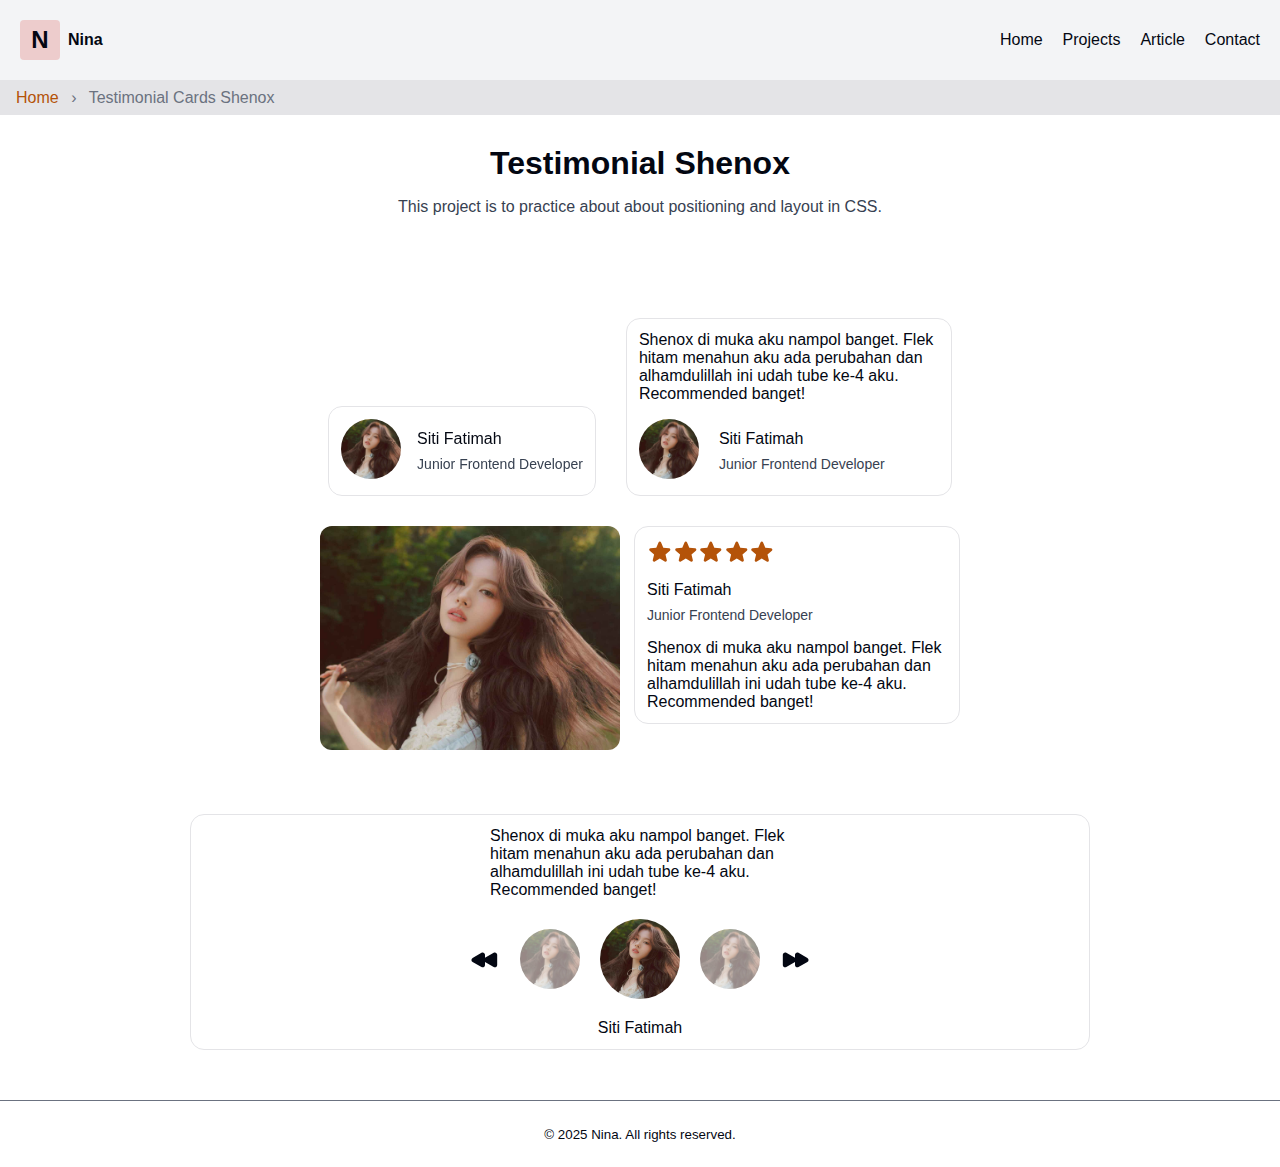
<file: projects/testimonial-shenox/index.html>
<!DOCTYPE html>
<html lang="en">
  <head>
    <meta charset="UTF-8" />
    <meta http-equiv="X-UA-Compatible" content="IE=edge" />
    <meta name="viewport" content="width=device-width, initial-scale=1.0" />
    <meta name="author" content="Siti Fatimah Tuma'ninah" />
    <meta
      name="description"
      content="Nina.space is a personal website showcasing work, ideas, and experiments in building digital products."
    />
    <meta name="robots" content="index, follow, max-image-preview:large" />

    <!-- Open Graph / Facebook -->
    <meta property="og:title" content="Ninaspace | Frontend Works" />
    <meta
      property="og:description"
      content="Product-focused portfolio showcasing projects and experience."
    />
    <!-- Will add in production-->
    <meta property="og:url" content="" />
    <meta property="og:type" content="website" />

    <!-- Twitter -->
    <meta name="twitter:card" content="summary_large_image" />
    <meta name="twitter:title" content="Ninaspace | Frontend Works" />
    <meta
      name="twitter:description"
      content="Product-focused portfolio showcasing projects and experience."
    />
    <meta property="og:site_name" content="Ninaspace | Frontend Works" />
    <!-- Will add in production -->
    <meta name="twitter:name" content="" />
    <link rel="canonical" href="" />

    <link rel="stylesheet" href="../../css/base.css" />
    <link rel="stylesheet" href="../../css/components.css" />
    <link rel="stylesheet" href="style.css" />

    <title>Testimonial Shenox</title>
  </head>
  <body>
    <!-- Site Header with Navigation -->
    <header class="header sticky">
      <div class="logo">
        <div class="logo-icon">N</div>
        <span>Nina</span>
      </div>
      <nav aria-label="Main Navigation" class="nav-link">
        <ul>
          <li>
            <a href="#">Home</a>
          </li>
          <li>
            <a href="#">Projects</a>
          </li>
          <li>
            <a href="#">Article</a>
          </li>
          <li>
            <a href="#">Contact</a>
          </li>
        </ul>
      </nav>
      <div class="nav-bars">
        <a href="#">
          <svg
            xmlns="http://www.w3.org/2000/svg"
            viewBox="0 0 24 24"
            fill="currentColor"
          >
            <path
              fill-rule="evenodd"
              d="M3 6.75A.75.75 0 0 1 3.75 6h16.5a.75.75 0 0 1 0 1.5H3.75A.75.75 0 0 1 3 6.75ZM3 12a.75.75 0 0 1 .75-.75h16.5a.75.75 0 0 1 0 1.5H3.75A.75.75 0 0 1 3 12Zm0 5.25a.75.75 0 0 1 .75-.75h16.5a.75.75 0 0 1 0 1.5H3.75a.75.75 0 0 1-.75-.75Z"
              clip-rule="evenodd"
            />
          </svg>
        </a>
      </div>
    </header>

    <nav aria-label="breadcrumb">
      <ol class="breadcrumb">
        <li class="breadcrumb-item"><a href="/index.html">Home</a></li>
        <li class="breadcrumb-item active" aria-current="page">
          Testimonial Cards Shenox
        </li>
      </ol>
    </nav>

    <!-- Main Content -->
    <main>
      <section class="hero">
        <h1>Testimonial Shenox</h1>
        <p>
          This project is to practice about about positioning and layout in CSS.
        </p>
      </section>
      <section class="testimonial-cards">
        <article class="card-tooltip">
          <div class="card__photo">
            <img
              src="/assets/img/Profil_lengkap_Sana_TWICE_11zon_1_311ba10e3e.jpg"
              alt=""
            />
          </div>
          <div class="card__introduction">
            <span class="card-name">Siti Fatimah</span>
            <span class="card-job">Junior Frontend Developer</span>
          </div>
        </article>
        <article class="card-testi">
          <blockquote class="card__review">
            Shenox di muka aku nampol banget. Flek hitam menahun aku ada
            perubahan dan alhamdulillah ini udah tube ke-4 aku. Recommended
            banget!
          </blockquote>
          <div class="card__testimoni">
            <div class="card__photo">
              <img
                src="/assets/img/Profil_lengkap_Sana_TWICE_11zon_1_311ba10e3e.jpg"
                alt=""
              />
            </div>
            <div class="card__introduction">
              <span class="card-name">Siti Fatimah</span>
              <span class="card-job">Junior Frontend Developer</span>
            </div>
          </div>
        </article>
        <article class="card-img-testi">
          <div class="card__photo">
            <img
              src="/assets/img/Profil_lengkap_Sana_TWICE_11zon_1_311ba10e3e.jpg"
              alt=""
            />
          </div>
          <div class="card-full-testi">
            <div class="review-star">
              <svg
                xmlns="http://www.w3.org/2000/svg"
                viewBox="0 0 24 24"
                fill="currentColor"
              >
                <path
                  fill-rule="evenodd"
                  d="M10.788 3.21c.448-1.077 1.976-1.077 2.424 0l2.082 5.006 5.404.434c1.164.093 1.636 1.545.749 2.305l-4.117 3.527 1.257 5.273c.271 1.136-.964 2.033-1.96 1.425L12 18.354 7.373 21.18c-.996.608-2.231-.29-1.96-1.425l1.257-5.273-4.117-3.527c-.887-.76-.415-2.212.749-2.305l5.404-.434 2.082-5.005Z"
                  clip-rule="evenodd"
                />
              </svg>
              <svg
                xmlns="http://www.w3.org/2000/svg"
                viewBox="0 0 24 24"
                fill="currentColor"
              >
                <path
                  fill-rule="evenodd"
                  d="M10.788 3.21c.448-1.077 1.976-1.077 2.424 0l2.082 5.006 5.404.434c1.164.093 1.636 1.545.749 2.305l-4.117 3.527 1.257 5.273c.271 1.136-.964 2.033-1.96 1.425L12 18.354 7.373 21.18c-.996.608-2.231-.29-1.96-1.425l1.257-5.273-4.117-3.527c-.887-.76-.415-2.212.749-2.305l5.404-.434 2.082-5.005Z"
                  clip-rule="evenodd"
                />
              </svg>
              <svg
                xmlns="http://www.w3.org/2000/svg"
                viewBox="0 0 24 24"
                fill="currentColor"
              >
                <path
                  fill-rule="evenodd"
                  d="M10.788 3.21c.448-1.077 1.976-1.077 2.424 0l2.082 5.006 5.404.434c1.164.093 1.636 1.545.749 2.305l-4.117 3.527 1.257 5.273c.271 1.136-.964 2.033-1.96 1.425L12 18.354 7.373 21.18c-.996.608-2.231-.29-1.96-1.425l1.257-5.273-4.117-3.527c-.887-.76-.415-2.212.749-2.305l5.404-.434 2.082-5.005Z"
                  clip-rule="evenodd"
                />
              </svg>
              <svg
                xmlns="http://www.w3.org/2000/svg"
                viewBox="0 0 24 24"
                fill="currentColor"
              >
                <path
                  fill-rule="evenodd"
                  d="M10.788 3.21c.448-1.077 1.976-1.077 2.424 0l2.082 5.006 5.404.434c1.164.093 1.636 1.545.749 2.305l-4.117 3.527 1.257 5.273c.271 1.136-.964 2.033-1.96 1.425L12 18.354 7.373 21.18c-.996.608-2.231-.29-1.96-1.425l1.257-5.273-4.117-3.527c-.887-.76-.415-2.212.749-2.305l5.404-.434 2.082-5.005Z"
                  clip-rule="evenodd"
                />
              </svg>
              <svg
                xmlns="http://www.w3.org/2000/svg"
                viewBox="0 0 24 24"
                fill="currentColor"
              >
                <path
                  fill-rule="evenodd"
                  d="M10.788 3.21c.448-1.077 1.976-1.077 2.424 0l2.082 5.006 5.404.434c1.164.093 1.636 1.545.749 2.305l-4.117 3.527 1.257 5.273c.271 1.136-.964 2.033-1.96 1.425L12 18.354 7.373 21.18c-.996.608-2.231-.29-1.96-1.425l1.257-5.273-4.117-3.527c-.887-.76-.415-2.212.749-2.305l5.404-.434 2.082-5.005Z"
                  clip-rule="evenodd"
                />
              </svg>
            </div>
            <div class="card__introduction">
              <span class="card-name">Siti Fatimah</span>
              <span class="card-job">Junior Frontend Developer</span>
            </div>
            <blockquote class="card__review">
              Shenox di muka aku nampol banget. Flek hitam menahun aku ada
              perubahan dan alhamdulillah ini udah tube ke-4 aku. Recommended
              banget!
            </blockquote>
          </div>
        </article>
      </section>
      <section>
        <article class="carousel">
          <blockquote class="carousel-review">
            Shenox di muka aku nampol banget. Flek hitam menahun aku ada
            perubahan dan alhamdulillah ini udah tube ke-4 aku. Recommended
            banget!
          </blockquote>
          <div class="carousel-backnext">
            <svg
              xmlns="http://www.w3.org/2000/svg"
              viewBox="0 0 24 24"
              fill="currentColor"
            >
              <path
                d="M9.195 18.44c1.25.714 2.805-.189 2.805-1.629v-2.34l6.945 3.968c1.25.715 2.805-.188 2.805-1.628V8.69c0-1.44-1.555-2.343-2.805-1.628L12 11.029v-2.34c0-1.44-1.555-2.343-2.805-1.628l-7.108 4.061c-1.26.72-1.26 2.536 0 3.256l7.108 4.061Z"
              />
            </svg>
            <img
              src="/assets/img/Profil_lengkap_Sana_TWICE_11zon_1_311ba10e3e.jpg"
              alt=""
            />
            <img
              src="/assets/img/Profil_lengkap_Sana_TWICE_11zon_1_311ba10e3e.jpg"
              alt=""
              class="active"
            />
            <img
              src="/assets/img/Profil_lengkap_Sana_TWICE_11zon_1_311ba10e3e.jpg"
              alt=""
            />
            <svg
              xmlns="http://www.w3.org/2000/svg"
              viewBox="0 0 24 24"
              fill="currentColor"
            >
              <path
                d="M5.055 7.06C3.805 6.347 2.25 7.25 2.25 8.69v8.122c0 1.44 1.555 2.343 2.805 1.628L12 14.471v2.34c0 1.44 1.555 2.343 2.805 1.628l7.108-4.061c1.26-.72 1.26-2.536 0-3.256l-7.108-4.061C13.555 6.346 12 7.249 12 8.689v2.34L5.055 7.061Z"
              />
            </svg>
          </div>

          <p>Siti Fatimah</p>
        </article>
      </section>
    </main>
    <!-- Footer  -->
    <footer class="page-footer">
      <p><small>&copy; 2025 Nina. All rights reserved.</small></p>
    </footer>
  </body>
</html>
</file>
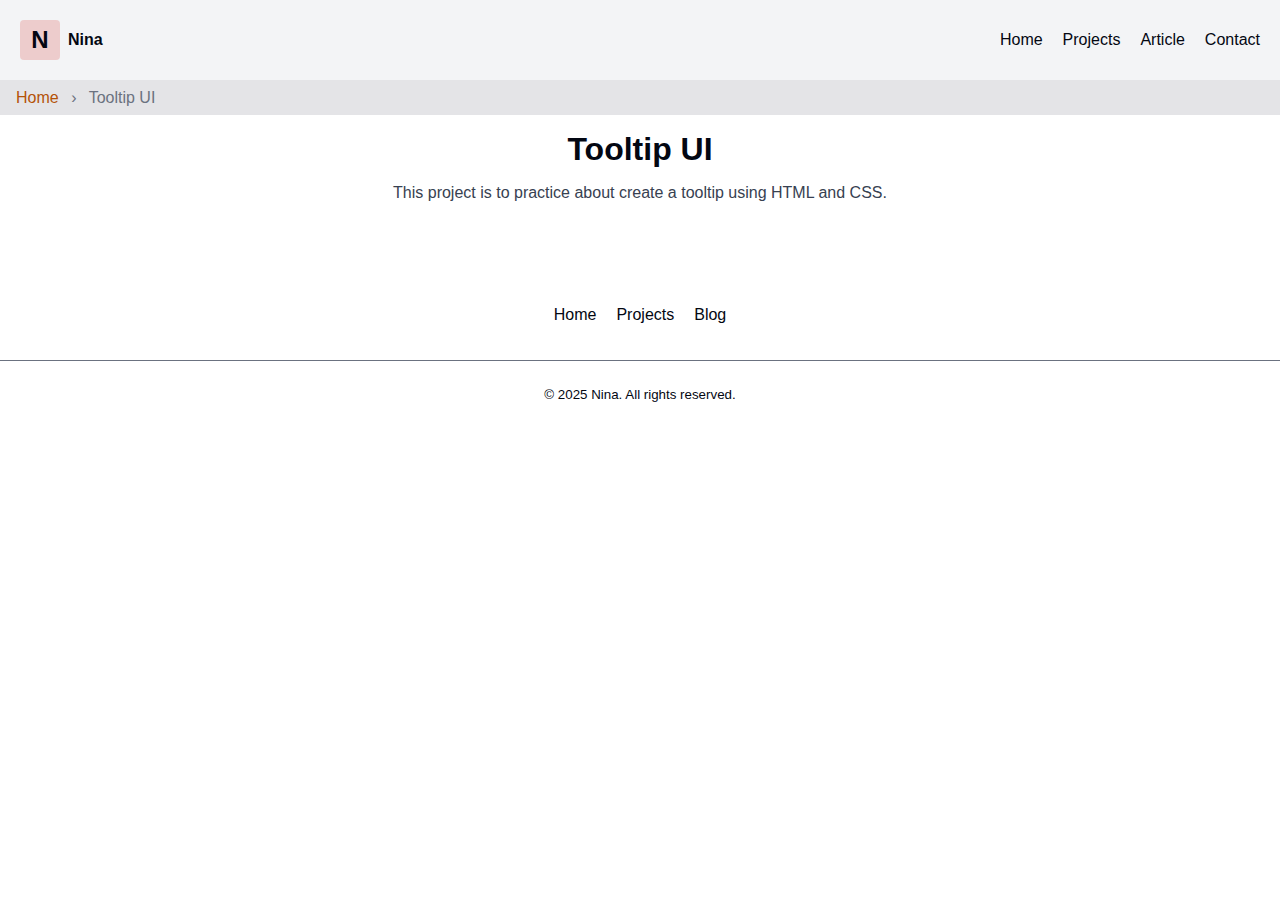
<file: projects/tooltip/index.html>
<!DOCTYPE html>
<html lang="en">
  <head>
    <meta charset="UTF-8" />
    <meta http-equiv="X-UA-Compatible" content="IE=edge" />
    <meta name="viewport" content="width=device-width, initial-scale=1.0" />
    <meta name="author" content="Siti Fatimah Tuma'ninah" />
    <meta
      name="description"
      content="Nina.space is a personal website showcasing work, ideas, and experiments in building digital products."
    />
    <meta name="robots" content="index, follow, max-image-preview:large" />

    <!-- Open Graph / Facebook -->
    <meta property="og:title" content="Ninaspace | Frontend Works" />
    <meta
      property="og:description"
      content="Product-focused portfolio showcasing projects and experience."
    />
    <!-- Will add in production-->
    <meta property="og:url" content="" />
    <meta property="og:type" content="website" />

    <!-- Twitter -->
    <meta name="twitter:card" content="summary_large_image" />
    <meta name="twitter:title" content="Ninaspace | Frontend Works" />
    <meta
      name="twitter:description"
      content="Product-focused portfolio showcasing projects and experience."
    />
    <meta property="og:site_name" content="Ninaspace | Frontend Works" />
    <!-- Will add in production -->
    <meta name="twitter:name" content="" />
    <link rel="canonical" href="" />

    <link rel="stylesheet" href="style.css" />
    <link rel="stylesheet" href="../../css/base.css" />
    <link rel="stylesheet" href="../../css/components.css" />

    <title>Tooltip UI</title>
  </head>
  <body>
        <!-- Site Header with Navigation -->
        <header class="header sticky">
            <div class="logo">
              <div class="logo-icon">N</div>
              <span>Nina</span>
            </div>
            <nav aria-label="Main Navigation" class="nav-link">
              <ul>
                <li>
                  <a href="#">Home</a>
                </li>
                <li>
                  <a href="#">Projects</a>
                </li>
                <li>
                  <a href="#">Article</a>
                </li>
                <li>
                  <a href="#">Contact</a>
                </li>
              </ul>
            </nav>
            <div class="nav-bars">
              <a href="#">
                <svg
                  xmlns="http://www.w3.org/2000/svg"
                  viewBox="0 0 24 24"
                  fill="currentColor"
                >
                  <path
                    fill-rule="evenodd"
                    d="M3 6.75A.75.75 0 0 1 3.75 6h16.5a.75.75 0 0 1 0 1.5H3.75A.75.75 0 0 1 3 6.75ZM3 12a.75.75 0 0 1 .75-.75h16.5a.75.75 0 0 1 0 1.5H3.75A.75.75 0 0 1 3 12Zm0 5.25a.75.75 0 0 1 .75-.75h16.5a.75.75 0 0 1 0 1.5H3.75a.75.75 0 0 1-.75-.75Z"
                    clip-rule="evenodd"
                  />
                </svg>
              </a>
            </div>
          </header>
      
          <nav aria-label="breadcrumb">
            <ol class="breadcrumb">
              <li class="breadcrumb-item"><a href="/index.html">Home</a></li>
              <li class="breadcrumb-item active" aria-current="page">
                Tooltip UI
              </li>
            </ol>
    <main>
        <section class="hero">
            <h1>Tooltip UI</h1>
            <p>
              This project is to practice about create a tooltip using HTML and CSS.
            </p>
          </section>
          <section class="navbar-tooltip">
            <ul class="tooltip-list">
              <li class="tooltip" data-tooltip="Go back to homepage">
                <a href="">Home</a>
              </li>
          
              <li class="tooltip" data-tooltip="Here is everything I have built">
                <a href="">Projects</a>
              </li>
          
              <li class="tooltip" data-tooltip="Read my writing and thoughts">
                <a href="">Blog</a>
              </li>
              
            </ul>
          </section>          
    </main>
    <footer class="page-footer">
      <p><small>&copy; 2025 Nina. All rights reserved.</small></p>
    </footer>
  </body>
</html>
</file>
<file: css/base.css>
/* =========================
   Design Tokens
========================= */
:root{
    /* Colors */
    --color-amber-100:#fef3c7;
    --color-amber-200:#fde68a;
    --color-amber-500:#f59e0b;
    --color-amber-700:#b45309;
    --color-green-200:#bbf7d0;
    --color-blue-200:#bfdbfe;
  
    --color-gray-100:#f3f4f6;
    --color-gray-200:#e4e4e7;
    --color-gray-500:#6b7280;
    --color-gray-700:#374151;
    --color-gray-950:#030712;
  
    --color-black:#000;
    --color-white:#fff;
  
    /* Spacing / Size */
    --size-xxs:.5rem;
    --size-xs:.75rem;
    --size-sm:.875rem;
    --size-base:1rem;
    --size-lg:1.125rem;
    --size-xl:1.25rem;
    --size-2xl:1.5rem;
    --size-3xl:1.875rem;
    --size-4xl:2.25rem;
    --size-5xl:3rem;
    --size-6xl:3.75rem;
    --size-7xl:4.5rem;
    --size-8xl:6rem;
    --size-9xl:8rem;
    --size-10xl:10rem;
  }
  
  /* =========================
     Reset & Global Rules
  ========================= */
  *, *::before, *::after {
    box-sizing: border-box;
    margin: 0;
    padding: 0;
  }
  
  html {
    scroll-behavior: smooth;
  }
  
  /* =========================
     Typography
  ========================= */
  body {
    font-family:
      "Segoe UI",
      -apple-system,
      "Roboto",
      "Helvetica Neue",
      Arial,
      sans-serif;
    font-weight: 400;
    color: var(--color-gray-950);
  }
  
  a {
    text-decoration: none;
    color: inherit;
  }
  
  .header {
    display: flex;
    justify-content: space-between;
    align-items: center;
    padding: var(--size-xl);
    border-bottom: .5px solid var(--color-gray-200);
  }
  
  main {
    display: flex;
    flex-direction: column;
  }
  
  section {
    margin-top: var(--size-base);
  }
  
  nav ul {
    display: flex;
    gap: var(--size-xl);
    list-style: none;
  }
  
  nav a {
    text-decoration: none;
  }
</file>
<file: css/components.css>
/* =========================
   Layout Utilities
========================= */
.container {
    width: 100%;
    margin-left: var(--size-2xl);
    margin-right: auto;
    padding-left: var(--size-xxs);
    padding-right: var(--size-xxs);
  }
  
  .section {
    margin-top: var(--size-2xl);
  }
  
  /* =========================
     Tags
  ========================= */
  .tags{
    display: flex;
    gap: var(--size-xxs);
  }
  
  .tag{
    background-color: var(--color-white);
    border: 1px solid var(--color-gray-200);
    border-radius: 6px;
    padding: 6px;
    color: var(--color-gray-950);
    font-size: var(--size-sm);
  }
  
  /* =========================
     Card List
  ========================= */
  .card-list {
    display: flex;
    gap: var(--size-xs);
    flex-wrap: wrap;
    padding: var(--size-3xl) 0;
  }
  
  /* =========================
     Card Component
  ========================= */
  .card{
    display: flex;
    flex-direction: column;
    position: relative;
    height: 260px;
    width: 400px;
    border: 1px solid var(--color-gray-200);
    padding: var(--size-xs);
    border-radius: var(--size-xxs);
    background-color: var(--color-white);
  }
  
  .card:hover{
    background-color: var(--color-gray-100);
  }
  
  .card__header{
    display: flex;
    justify-content: space-between;
    margin-bottom: var(--size-xxs);
    font-size: var(--size-xs);
  }
  
  .card__tag{
    background-color: var(--color-amber-100);
    border: 1px solid var(--color-amber-200);
    border-radius: 6px;
    padding: 6px;
    color: var(--color-amber-700);
  }
  
  .card__tech{
    display: flex;
    gap: var(--size-xxs);
  }
  
  .card__tech-item{
    background-color: var(--color-gray-100);
    border: 1px solid var(--color-gray-200);
    border-radius: 6px;
    padding: 6px;
    color: var(--color-gray-700);
  }
  
  .card__icon{
    width: 45px;
    margin: var(--size-sm) 0;
  }
  
  .card__title{
    font-weight: 600;
    margin-bottom: var(--size-xxs);
  }
  
  .card__description{
    color: var(--color-gray-500);
    margin-bottom: var(--size-base);
  }
  
  .card__author{
    color: var(--color-gray-950);
  }
  
  .card__author span{
    font-style: italic;
  }
  
  /* Header variations */
header.sticky {
  position: sticky;
  top: 0;
  background-color: var(--color-gray-100);
}

/* Navigation */
.nav-bars {
  display: none;
}

/* Layout blocks */
.main-content {
  display: grid;
  grid-template-columns: 1fr 1.5fr 1fr;
  padding: var(--size-xs);
}

/* Hero */
.hero {
  text-align: center;
  margin-bottom: var(--size-7xl);
}
.hero h1{
  margin-bottom: var(--size-base);
}

.hero p {
  color: var(--color-gray-700);
}


/* Logo */
.logo {
  display: flex;
  align-items: center;
  gap: 0.5rem;
  font-weight: 600;
}

.logo-icon {
  width: 40px;
  height: 40px;
  background: rgb(237, 204, 204);
  border-radius: 4px;
  display: flex;
  align-items: center;
  justify-content: center;
  font-weight: 700;
  font-size: var(--size-2xl);
}

/* Breadcrumb */
.breadcrumb {
  padding: 8px var(--size-base);
  background-color: var(--color-gray-200);
}

.breadcrumb-item {
  display: inline;
}

.breadcrumb-item + .breadcrumb-item::before {
  content: "›";
  padding: 0 8px;
}

.breadcrumb-item a {
  color: var(--color-amber-700);
  text-decoration: none;
}

.breadcrumb-item.active {
  color: var(--color-gray-500);
}

.button, button{
  margin-top: var(--size-3xl);
  border: none;
  border-radius: var(--size-xxs);
  font-size: var(--size-sm);
  color: var(--color-white);
  padding: var(--size-xs);
  background-color: var(--color-gray-700);
  cursor: pointer;
}

.button:hover{
  background-color: var(--color-gray-950);
}

footer.page-footer{
  margin-top: var(--size-xl);
  border-top: 1px solid var(--color-gray-500);
  padding: 24px;
  text-align: center;
}
</file>
<file: css/main.css>
/* =========================
   Page: Projects Landing
========================= */

.header p {
    color: var(--color-gray-700);
  }
</file>
<file: projects/accessible-form-ui/style.css>
.card-form{
    max-width: 650px;      
    width: 100%;
    display: flex;
    gap: var(--size-5xl);
    justify-content: flex-start;
    padding: var(--size-base);
    border: 1px solid var(--color-gray-500);
    border-radius: var(--size-base);
    margin: var(--size-xl) auto;
}

.card-form form {
    flex: 1;
  }
  
  .card-form aside {
    width: 200px;
  }

  .form-group button {
    align-self: center;
  }

.form-group {
    display: flex;
    flex-direction: column;
    width: 100%;
    padding: var(--size-xxs);
  }
  
  .form-group input[type="text"],
  .form-group input[type="email"],
  .form-group input[type="password"],
  .form-group input[type="date"] {
    width: 100%;
  }
  
  fieldset {
    width: 100%;
  }

  .form-group input#nama, .form-group input#email, .form-group input#dob, .form-group input#password, .form-group input#confirm-password {
    margin-top: var(--size-xxs);
    width: 100%;
    min-height: var(--size-base);
    padding: var(--size-xs);
    font-size: var(--size-base);
    border-radius:  var(--size-xxs);
    border: 1px solid var(--color-gray-200);
  }

  .form-group fieldset {
    margin-top: var(--size-xxs);
    width: 100%;
    min-height: var(--size-base);
    padding: var(--size-xs);
    border-radius: var(--size-xxs);
    border: 1px solid var(--color-gray-200);
  }

  .dot {
    height: 100px;
    width: 100px;
    border: 3px solid var(--color-amber-700);
    border-radius: 50%;
    display: inline-block;
  }
  .profile-progress {
    border: 1px solid var(--color-gray-200);
    border-radius: var(--size-sm);
    padding: var(--size-base);
    font-size: var(--size-sm);
    display: flex;
    flex-direction: column;
    align-items: center;
    gap: var(--size-sm);
  }
  
  .profile-progress h3 {
    font-size: var(--size-base);
    margin-bottom: var(--size-xs);
  }
  
  .progress-list {
    display: flex;
    flex-direction: column;
    list-style: none;
    padding: 0;
    margin: 0;
  }
  
  .progress-list li {
    padding-left: 1.5em;
    position: relative;
    margin-bottom: var(--size-xxs);
    color: var(--color-gray-600);
  }
  
  .progress-list li::before {
    content: "○";
    position: absolute;
    left: 0;
  }
  
  .progress-list li.done {
    color: var(--color-gray-800);
    text-decoration: line-through;
  }
  
  .progress-list li.done::before {
    content: "✔";
  }
  
  .progress-dot {
    width: 100px;
    height: 100px;
    border-radius: 50%;
    border: 2px solid var(--color-gray-500);
    display: flex;
    align-items: center;
    justify-content: center;
    margin-bottom: var(--size-xs);
  }
  
  .progress-value {
    font-size: var(--size-base);
    font-weight: 600;
    color: var(--color-gray-800);
  }
</file>
<file: projects/changelog/style.css>
header {
    display: flex;
    justify-content: space-between;
    align-items: center;
    padding: var(--size-xl);
    border-bottom: .5px solid var(--color-gray-200);
  }
  
  main {
    display: flex;
    flex-direction: column;
  }
  
  section {
    margin-top: var(--size-base);
  }
  
  nav ul {
    display: flex;
    gap: var(--size-xl);
    list-style: none;
  }
  
  nav a {
    text-decoration: none;
  }
</file>
<file: projects/cookie-consent/style.css>
#countLabel{
    display: block;
    font-size: 90px;
    font-weight: 700;
    text-align: center;
}

#btnContainer{
    text-align: center;
}

.btn{
    padding: 8px;
    border-radius: 8px;
    border: none;
    background-color: hsl(194, 57%, 67%);
    color: white;
    cursor: pointer;
    transition: background-color 0.25s;
}

.btn:hover{
    background-color: hsl(195, 26%, 51%);
}
</file>
<file: projects/datepicker-ui/style.css>
.date-input{
    font-size: var(--size-xl);
}

.month-picker svg{
    width: var(--size-xl);
    height: var(--size-xl);
    cursor: pointer;
}

.month-picker{
    display: inline-flex;
    align-items: center;
    align-content: center;
    justify-content: space-between;
    gap: var(--size-6xl);
    padding: var(--size-xl);
    border: 1px solid;
}

.date-calendar{
    border: 1px solid;
}

input[type="date"] {
    border: none;
    outline: none;
    font-size: var(--size-2xl);
}

input[type="date"]:focus {
    outline: none;
    box-shadow: 0 1px 0 currentColor;
}

section{
    padding: var(--size-xl);
}

th, td{
    padding: var(--size-xs);
}

.calendar{
    display: inline-flex;
    flex-direction: column;
    justify-content: center;
    align-items: center;
    gap: var(--size-xs);
}
</file>
<file: projects/image-grid-layout/style.css>
.grid-container{
    margin: var(--size-base);
    display: grid;
    grid-template-columns: repeat(3, 1fr);
    grid-template-rows: repeat(3, 200px);
    gap: var(--size-sm);
}

img{
    width: 100%;
    height: 100%;
    object-fit: cover;
}

.item-1{
    grid-row: 1 / 3;
    grid-column: 1 / 2;
}

.item-2{
    grid-row: 1 / 2;
    grid-column:2 / 3;
}

.item-3{
    grid-row: 1 / 3;
    grid-column:3 / 4;
}

.item-4{
    grid-row: 3 / 4;
    grid-column:1 / 2;
}

.item-5{
    grid-row: 2 / 4;
    grid-column:2 / 3;
}


.item-6{
    grid-row: 3 / 4;
    grid-column:3 / 4;
}

@media (max-width: 768px) {
    .grid-container {
      grid-template-columns: 1fr 1fr;
      grid-template-rows: auto;
    }
  
    .item {
      grid-column: auto;
      grid-row: auto;
    }
  }
</file>
<file: projects/multi-page-html-website-responsive/style.css>
header{
    display: flex;
    justify-content: space-between;
    align-items: center;
    padding: var(--size-xl);
    border-bottom: .5px solid var(--color-gray-200);
}

header.sticky{
    position: sticky;
    top: 0;
    background-color: var(--color-gray-100);
}

nav ul {
    display: flex;
    gap: var(--size-xl);
    list-style: none;
}

nav a {
    text-decoration: none;
}

.nav-bars{
    display: none;
}
main{
    display:flex;
    flex-direction: column;
}

.main-content{
    display: grid;
    grid-template-columns: 1fr 1.5fr 1fr;
    padding: var(--size-xs);
}

.hero {
    text-align: center;
    margin-bottom: var(--size-7xl);
}

.projects {
    border: 1px solid;
    padding: var(--size-base);
}

.projects ul{
    list-style: none;
    list-style-position: inside;
}

.projects li{
   border-bottom: 1px solid;
}

.education ul{
    list-style: circle;
    list-style-position: inside;
}

.work-experience{
    padding: var(--size-base);
    border: 1px solid;
}
.work-experience article{
    border-bottom: 1px solid;
    padding: var(--size-base);
}

.education{
    border: 1px solid;
    padding: var(--size-base);
}

section{
    margin-top: var(--size-base);
}

.review{
    padding: var(--size-base);
    border: 1px solid;
    margin: var(--size-xxs);
}

.review-list{
    display:flex;
    justify-content: flex-start;
    align-items: center;
    align-content: center;
    flex-wrap: wrap;
    gap: 16px;
    margin-top: 16px;
}

.review-list footer p{
    color: var(--color-gray-500);
    font-weight: 500;
}

.review article{
    display: flex;
    flex-direction: column;
    width: 250px;
    gap: var(--size-base);
    padding: var(--size-base);
    border: 1px solid var(--color-gray-700);
    border-radius: var(--size-xl);;
}

footer.page-footer{
    margin-top: var(--size-xl);
    border-top: 1px solid var(--color-gray-500);
    padding: var(--size-2xl);;
    text-align: center;
}

.logo {
    display: flex;
    align-items: center;
    gap: 0.5rem;
    font-weight: 600;
}

.logo-icon {
    width: 40px;
    height: 40px;
    background: rgb(237, 204, 204);
    border-radius: 4px;
    display: flex;
    align-items: center;
    justify-content: center;
    font-weight: 700;
    font-size: var(--size-2xl);
}

section.hero{
    margin-top: var(--size-6xl);
}

.breadcrumb {
    padding: 8px var(--size-base);
    background-color: var(--color-gray-200);
  }
  
  .breadcrumb-item {
    display: inline;
  }
  
  .breadcrumb-item + .breadcrumb-item::before {
    content: "›";
    padding: 0 8px;
  }
  
  .breadcrumb-item a {
    color: var(--color-amber-700);
    text-decoration: none;
  }
  
  .breadcrumb-item.active {
    color:var(--color-gray-500);
  }

  
@media (max-width:768px){
    .review-list{
        justify-content: center;
        align-items: center;
        align-content: center;
    }
}

@media (max-width:425px){
    .nav-bars{
        display: block;
        width: var(--size-3xl);
    }
    .nav-link{
        display: none;
    }
    .main-content{
        display: flex;
        flex-direction: column;
    }

}
</file>
<file: projects/multi-page-html-website/style.css>
header{
    display: flex;
    justify-content: space-between;
    align-items: center;
    padding: var(--size-xl);
    border-bottom: .5px solid var(--color-gray-200);
}

header.sticky{
    position: sticky;
    top: 0;
    background-color: var(--color-gray-100);
}

nav ul {
    display: flex;
    gap: var(--size-xl);
    list-style: none;
}

nav a {
    text-decoration: none;
}

main{
    display:flex;
    flex-direction: column;
}

.main-content{
    display: grid;
    grid-template-columns: 1fr 1.5fr 1fr;
    padding: var(--size-xs);

}

.hero {
    text-align: center;
    margin-bottom: var(--size-7xl);
}

.projects {
    border: 1px solid;
    padding: 16px;
}

.projects ul{
    list-style: none;
    list-style-position: inside;
}

.projects li{
   border-bottom: 1px solid;
}

.education ul{
    list-style: circle;
    list-style-position: inside;
}

.work-experience{
    padding: 16px;
    border: 1px solid;
}
.work-experience article{
    border-bottom: 1px solid;
    padding: 16px;
}

.education{
    border: 1px solid;
    padding: 16px;
}

section{
    margin-top: 16px;
}

.review{
    padding: 16px;
    border: 1px solid;
    margin: var(--size-xxs);
}

.review-list{
    display:flex;
    justify-content: flex-start;
    align-items: center;
    align-content: center;
    gap: 16px;
    margin-top: 16px;
}

.review-list footer p{
    color: var(--color-gray-500);
    font-weight: 500;
}

.review article{
    display: flex;
    flex-direction: column;
    width: 250px;
    gap: 16px;
    padding: 16px;
    border: 1px solid var(--color-gray-700);
    border-radius: 20px;
}

footer.page-footer{
    margin-top: var(--size-xl);
    border-top: 1px solid var(--color-gray-500);
    padding: 24px;
    text-align: center;
}

.logo {
    display: flex;
    align-items: center;
    gap: 0.5rem;
    font-weight: 600;
}

.logo-icon {
    width: 40px;
    height: 40px;
    background: rgb(237, 204, 204);
    border-radius: 4px;
    display: flex;
    align-items: center;
    justify-content: center;
    font-weight: 700;
    font-size: var(--size-2xl);
}

section.hero{
    margin-top: 64px;
}

.breadcrumb {
    padding: 8px 16px;
    background-color: var(--color-gray-200);
  }
  
  .breadcrumb-item {
    display: inline;
  }
  
  .breadcrumb-item + .breadcrumb-item::before {
    content: "›";
    padding: 0 8px;
  }
  
  .breadcrumb-item a {
    color: var(--color-amber-700);
    text-decoration: none;
  }
  
  .breadcrumb-item.active {
    color:var(--color-gray-500);
  }
</file>
<file: projects/tabs/style.css>
li{
    cursor: pointer;
}

.tabs{
 display: flex;
 flex-direction: column;
 justify-content: center;
 align-items: center;
 align-content: center;
}

.content-tab{
    margin-top: var(--size-xl);
    display: flex;
    flex-direction: column;
    justify-content: center;
    align-items: center;
    align-content: center;
    gap: var(--size-sm);
}
.content-tab img{
    width: 400px;
}

.tab-active{
    border-bottom: 1px solid black ;
}

.ingredient-list{
    display: flex;
    flex-direction: column;
}
</file>
<file: projects/testimonial-shenox/style.css>
.testimonial-cards{
    display: flex;
    align-items: flex-end;
    align-content: center;
    justify-content: center;
    gap: var(--size-3xl);
    flex-wrap: wrap;
}
.card__testimoni{
    display: flex;
    gap: var(--size-xl);
    align-items: center;
    align-content: center;
}
.card-tooltip{
    display: flex;
    position: relative;
    justify-content: center;
    align-items: center;
    gap: var(--size-base);
    width: fit-content;
    height: fit-content;
    flex-wrap: wrap;
    border: 1px solid var(--color-gray-200);
    padding: var(--size-xs);
    border-radius: var(--size-sm);
}

.card-testi{
    display: flex;
    flex-direction: column;
    gap: var(--size-base);
    border: 1px solid var(--color-gray-200);
    padding: var(--size-xs);
    border-radius: var(--size-sm);
    height: fit-content;
}

.card-testi blockquote{
    display: inline-block;
    width: 300px;
}

.carousel blockquote{
    display: inline-block;
    width: 300px;
}
.card__photo img {
    width: 60px;
    height: 60px;
    border-radius: 50%;
    object-fit: cover;
  }

.card__introduction{
    display: flex;
    flex-direction: column;
    gap: var(--size-xxs);
}

section{
    margin: var(--size-3xl);
}

.card-tooltip::before{
    content: "Shenox di muka aku nampol banget. Flek hitam menahun aku ada perubahan dan alhamdulillah ini udah tube ke-4 aku. Recommended banget!";
    position: absolute;
    left: 0;
    top: -144px;
    color: var(--color-white);
    border-radius: var(--size-xs);
    background-color: var(--color-gray-700);
    padding: var(--size-xs);
    font-size: var(--size-base);
}

.card-tooltip::after {
    content: "";
    position: absolute;
    left: 18px;
    top: -16px;
  
    width: 0;
    height: 0;
  
    border-left: var(--size-xs) solid transparent;
    border-right: var(--size-xs) solid transparent;
    border-top: var(--size-xs) solid var(--color-gray-700);
  }

  .card-tooltip::before,
  .card-tooltip::after {
    opacity: 0;
    visibility: hidden;
    transform: translateY(4px);
    transition: opacity 0.2s ease, transform 0.2s ease;
    pointer-events: none;
  }

.card-tooltip:hover::before,
.card-tooltip:hover::after {
  opacity: 1;
  visibility: visible;
  transform: translateY(0);
}

.card-name{
    font-size: var(--size-base);
}
.card-job{
    font-size: var(--size-sm);
    color: var(--color-gray-700);
}
.card-img-testi{
    display: flex;
    justify-content: center;
    gap: var(--size-sm);
    flex-wrap: wrap;
}

.review-star{
    display: flex;
    width: var(--size-9xl);
    color: var(--color-amber-700);
}

.card-full-testi{
    display: flex;
    flex-direction: column;
    flex-wrap: wrap;
    gap: var(--size-base);
    border: 1px solid var(--color-gray-200);
    padding: var(--size-xs);
    border-radius: var(--size-sm);
    height: fit-content;
}

.card-full-testi blockquote{
    display: inline-block;
    max-width: 300px;
}

.card-img-testi .card__photo img{
    width: 300px;
    height: 224px;
    border-radius: var(--size-xs);
}

section.card-carousel{
    display: flex;
    flex-wrap: wrap;
    justify-content: flex-start;
    gap: var(--size-xxs);
    padding: var(--size-base);
}

.carousel{
    display: flex;
    flex-direction: column;
    align-items: center;
    justify-content: center;
    align-content: center;
    flex-wrap: wrap;
    max-width: 900px;
    margin: 0 auto;
    gap: var(--size-xl);
    border: 1px solid var(--color-gray-200);
    padding: var(--size-xs);
    border-radius: var(--size-sm);
}

.carousel img{
    width: 60px;
    height: 60px;
    border-radius: 50%;
    object-fit: cover;
}

.carousel svg{
    width: 30px;
    height: 30px;
}


.carousel-backnext{
    display: flex;
    align-items: center;
    justify-content: center;
    gap: var(--size-xl);
}

.carousel-backnext img {
    opacity: 0.5; /* Default: redup */
    transition: opacity 0.3s ease;
  }
  .carousel-backnext img.active{
    opacity: 1; /* Active: terang penuh */
    width: 80px;
    height: 80px;
    border-radius: 50%;
    object-fit: cover;
  }

  
footer.page-footer{
    margin-top: var(--size-xl);
    border-top: 1px solid var(--color-gray-500);
    padding: 24px;
    text-align: center;
}
</file>
<file: projects/tooltip/style.css>
.navbar-tooltip{
    display: flex;
    justify-content: center;
    padding: var(--size-base);
}

.tooltip {
    position: relative;
  }
  
  .tooltip::before {
    content: attr(data-tooltip);
    position: absolute;
    top: -56px;
    right: 50%;
    transform: translateX(50%) translateY(4px);
  
    background-color: var(--color-black);
    color: var(--color-white);
    padding: var(--size-xs);
    border-radius: var(--size-xxs);
    white-space: nowrap;
    width: max-content;
    z-index: 1000;
  }
  
  .tooltip::after {
    content: "";
    position: absolute;
    top: -12px;
    right: 50%;
    transform: translateX(50%);
  
    border-left: var(--size-xs) solid transparent;
    border-right: var(--size-xs) solid transparent;
    border-top: var(--size-xs) solid var(--color-black);
    z-index: 1000;
  }
  
  .tooltip::before,
  .tooltip::after {
    opacity: 0;
    visibility: hidden;
    transform: translateX(50%) translateY(4px);
    transition: opacity 0.2s ease, transform 0.2s ease;
    pointer-events: none;
  }
  
  .tooltip:hover::before,
  .tooltip:hover::after {
    opacity: 1;
    visibility: visible;
    transform: translateX(50%) translateY(0);
  }
</file>
